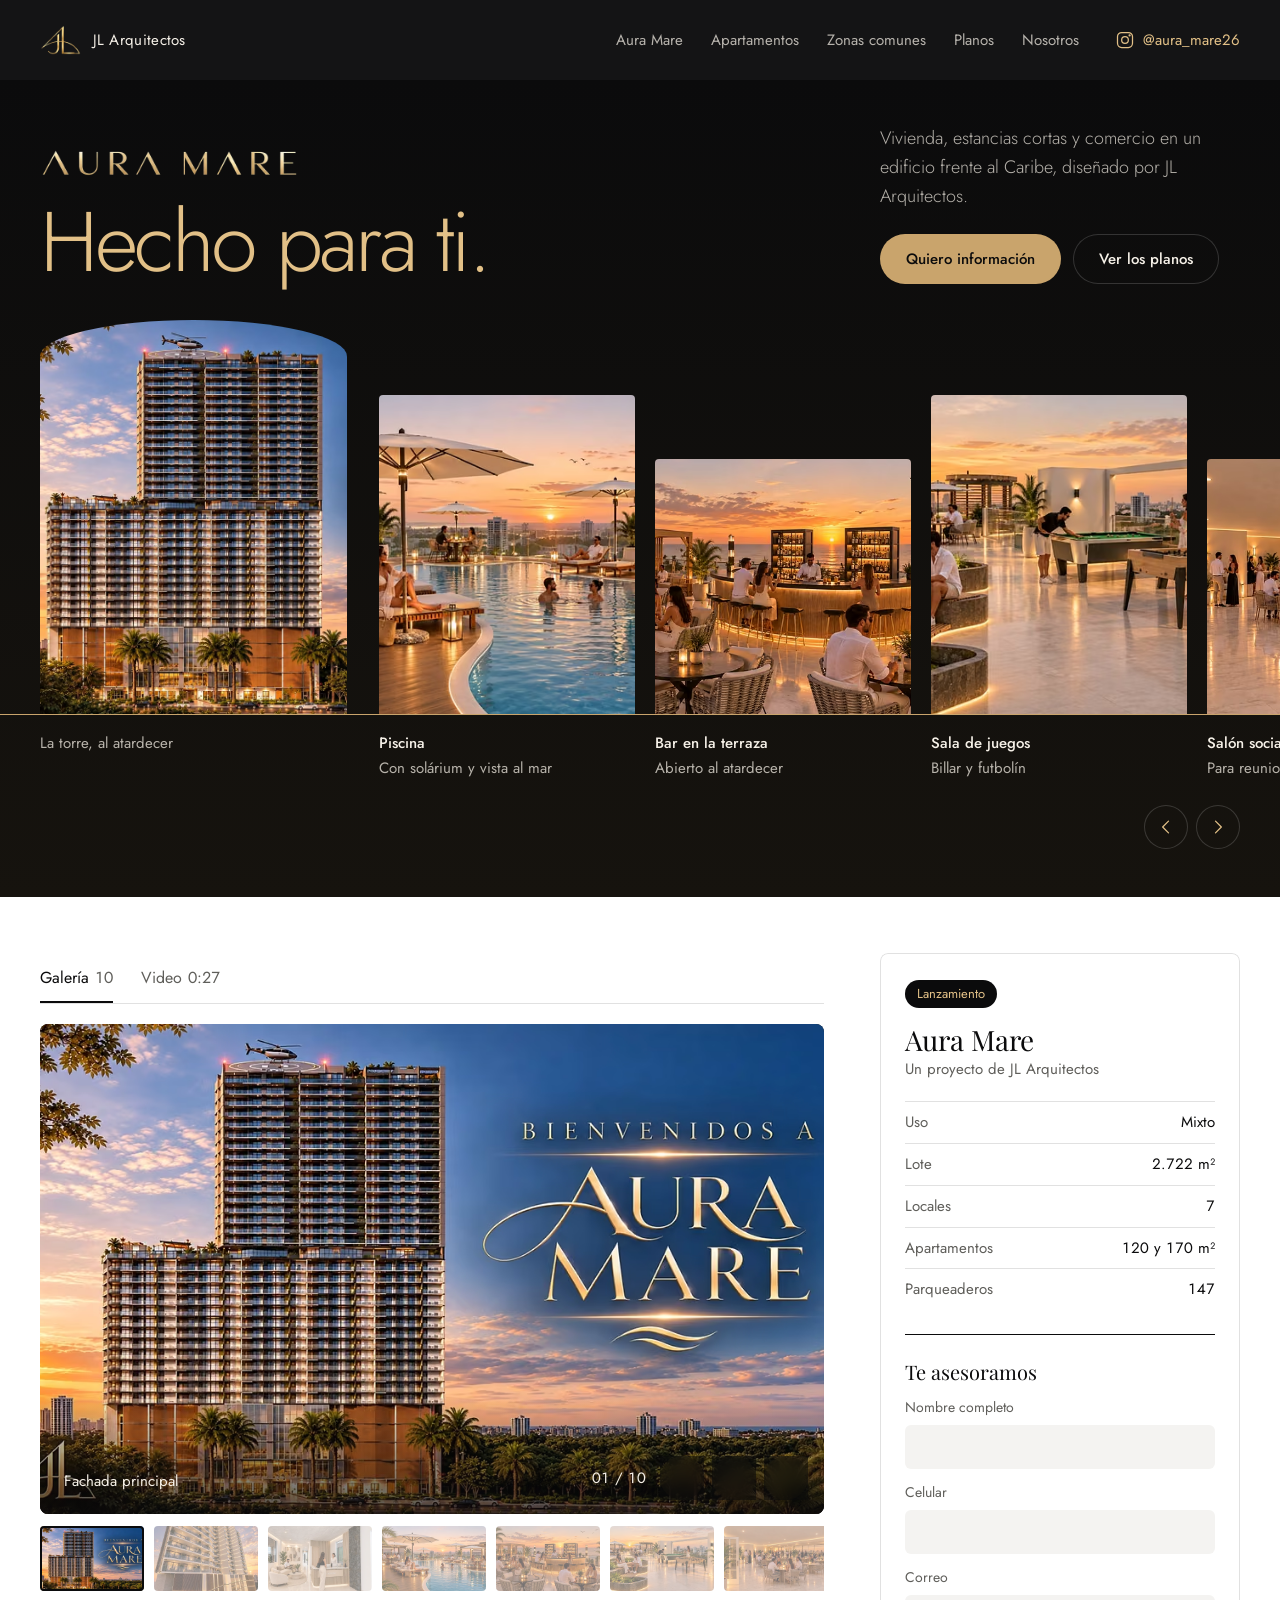
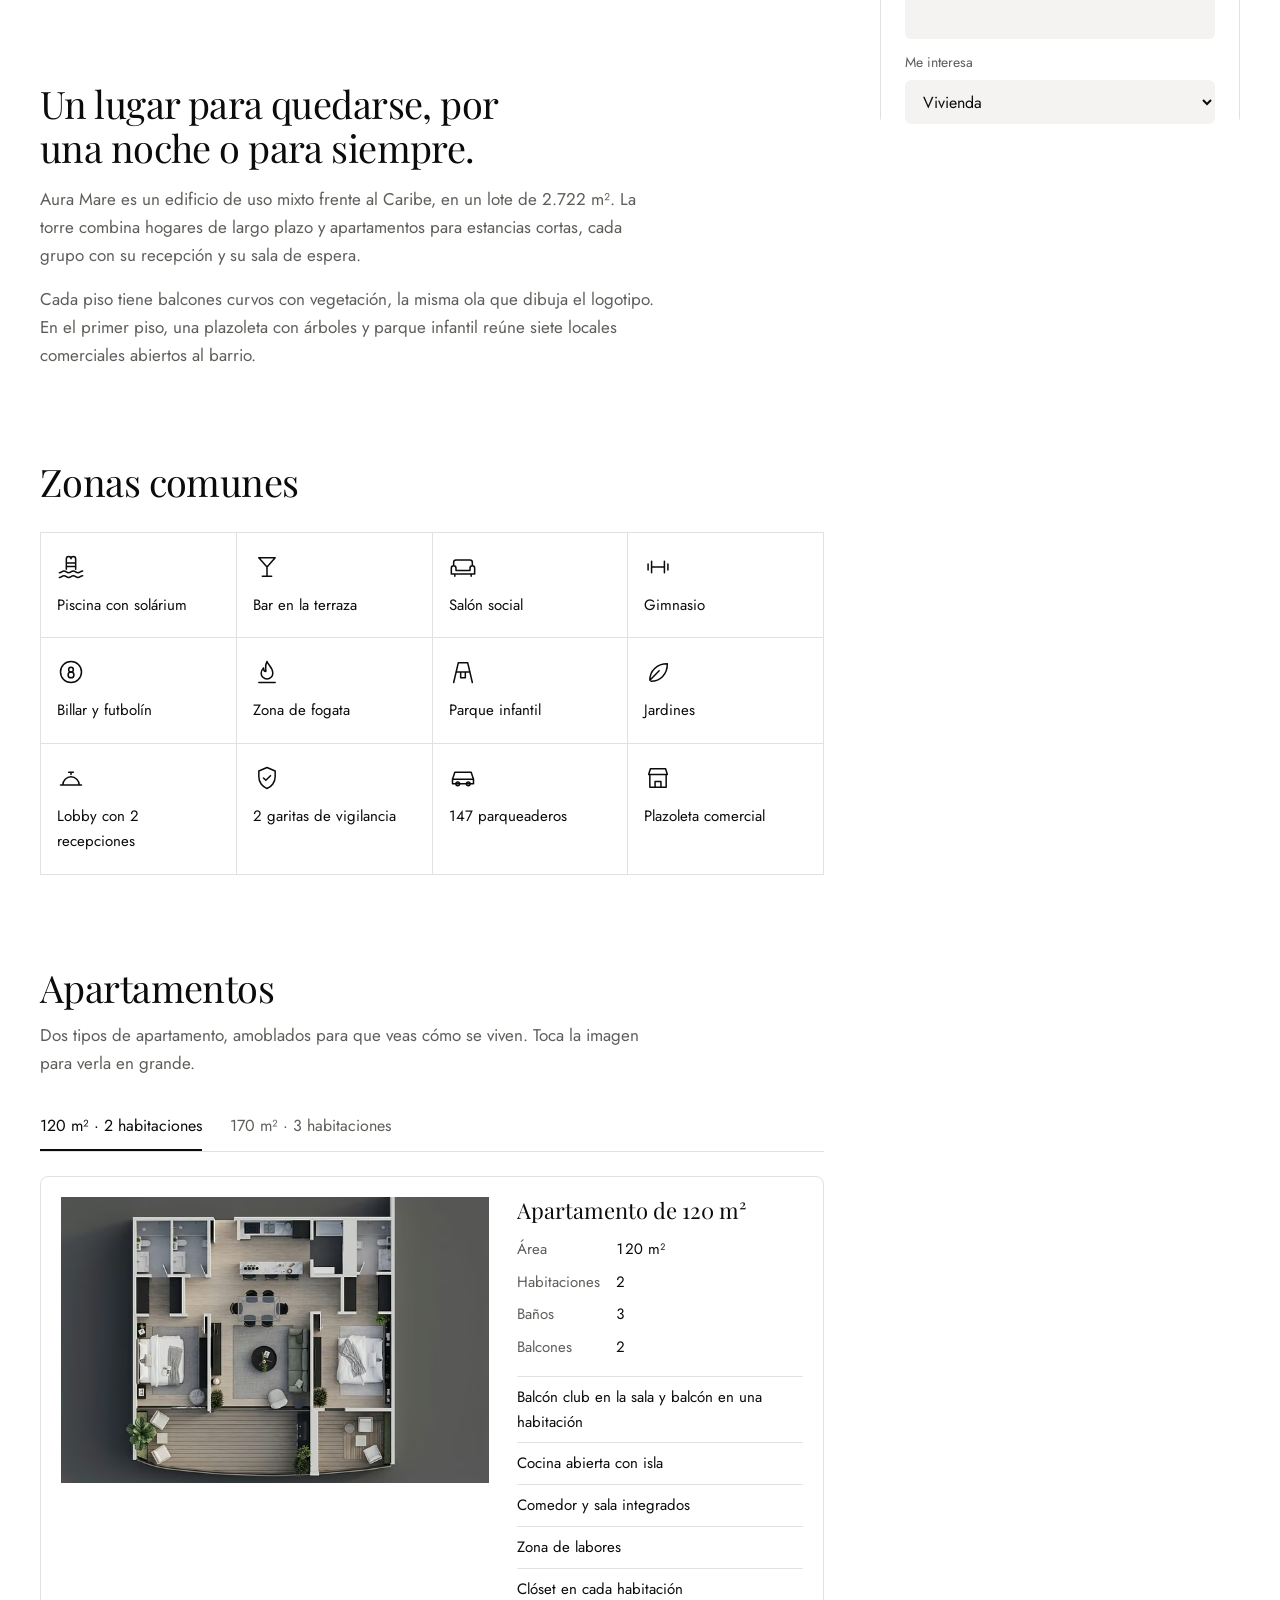
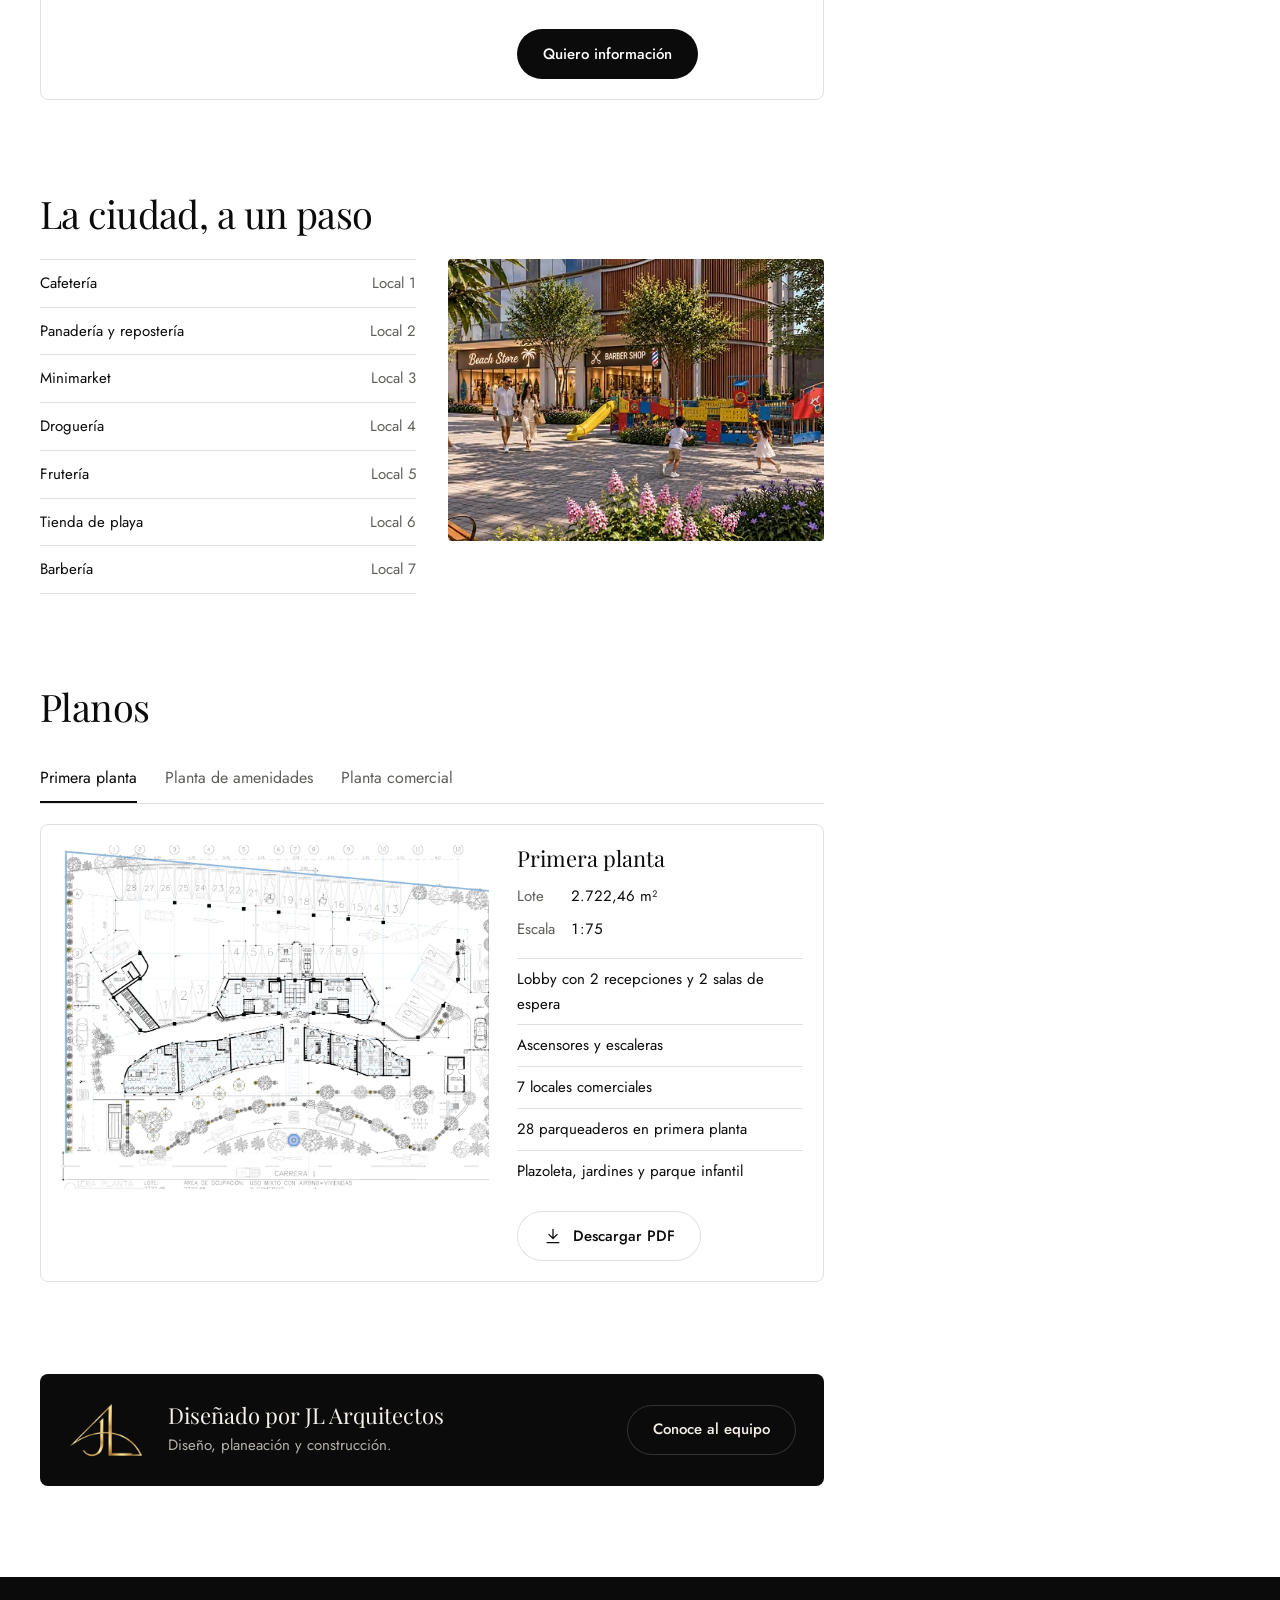
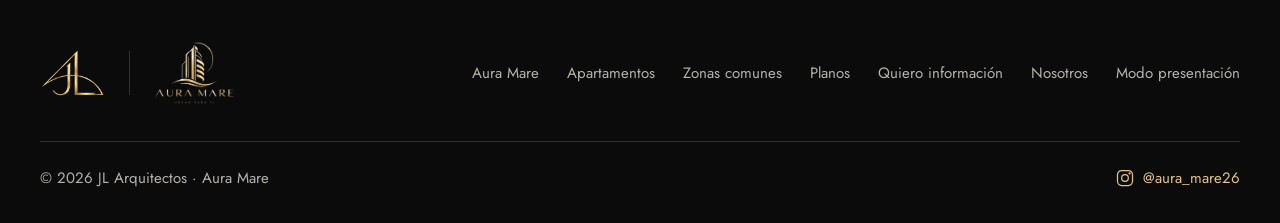
<file: index.html>
<!doctype html>
<html lang="es">
<head>
<meta charset="utf-8">
<meta name="viewport" content="width=device-width, initial-scale=1, viewport-fit=cover">
<meta name="theme-color" content="#0B0B0C">
<title>Aura Mare · Hecho para ti | JL Arquitectos</title>
<meta name="description" content="Aura Mare, de JL Arquitectos: edificio de uso mixto frente al Caribe con vivienda, estancias cortas y siete locales comerciales.">
<meta property="og:title" content="Aura Mare · JL Arquitectos">
<meta property="og:description" content="Aura Mare, de JL Arquitectos: edificio de uso mixto frente al Caribe con vivienda, estancias cortas y siete locales comerciales.">
<meta property="og:image" content="https://joshertmr.github.io/aura-mare/assets/img/marca/poster-key-visual.jpg">
<meta property="og:image:width" content="1024">
<meta property="og:image:height" content="1536">
<meta property="og:url" content="https://joshertmr.github.io/aura-mare/">
<meta property="og:type" content="website">
<link rel="icon" href="assets/img/marca/favicon.ico" sizes="any">
<link rel="icon" type="image/png" sizes="32x32" href="assets/img/marca/favicon-32.png">
<link rel="apple-touch-icon" href="assets/img/marca/favicon-180.png">
<link rel="preload" href="assets/fonts/jost-latin-300-normal.woff2" as="font" type="font/woff2" crossorigin>
<link rel="preload" href="assets/fonts/jost-latin-400-normal.woff2" as="font" type="font/woff2" crossorigin>
<link rel="stylesheet" href="css/tokens.css">
<link rel="stylesheet" href="css/styles.css">
<script>document.documentElement.classList.add('js')</script>
<script src="js/main.js" defer></script>
</head>
<body>

<svg width="0" height="0" style="position:absolute" aria-hidden="true">
  <symbol id="i-ig" viewBox="0 0 24 24"><rect x="3" y="3" width="18" height="18" rx="5"/><circle cx="12" cy="12" r="4"/><circle cx="17.5" cy="6.5" r=".6"/></symbol>
  <symbol id="i-arrow" viewBox="0 0 24 24"><path d="M5 12h14M13 6l6 6-6 6"/></symbol>
  <symbol id="i-left" viewBox="0 0 24 24"><path d="m15 5-7 7 7 7"/></symbol>
  <symbol id="i-right" viewBox="0 0 24 24"><path d="m9 5 7 7-7 7"/></symbol>
  <symbol id="i-menu" viewBox="0 0 24 24"><path d="M4 8h16M4 16h16"/></symbol>
  <symbol id="i-close" viewBox="0 0 24 24"><path d="M6 6l12 12M18 6 6 18"/></symbol>
  <symbol id="i-download" viewBox="0 0 24 24"><path d="M12 4v11M7 10l5 5 5-5M5 20h14"/></symbol>
  <symbol id="i-expand" viewBox="0 0 24 24"><path d="M4 9V4h5M20 9V4h-5M4 15v5h5M20 15v5h-5"/></symbol>
  <symbol id="i-zoom" viewBox="0 0 24 24"><circle cx="11" cy="11" r="6"/><path d="m20 20-4.5-4.5M11 8v6M8 11h6"/></symbol>
  <symbol id="i-pool" viewBox="0 0 24 24"><path d="M2 17c2 0 2-1.5 4-1.5S8 17 10 17s2-1.5 4-1.5 2 1.5 4 1.5 2-1.5 4-1.5M2 21c2 0 2-1.5 4-1.5S8 21 10 21s2-1.5 4-1.5 2 1.5 4 1.5 2-1.5 4-1.5M8 14V5a2 2 0 0 1 4 0M16 14V5a2 2 0 0 0-4 0M8 8.5h8M8 11.5h8"/></symbol>
  <symbol id="i-bar" viewBox="0 0 24 24"><path d="M5 4h14l-7 8zM12 12v8M8 20h8"/></symbol>
  <symbol id="i-sofa" viewBox="0 0 24 24"><path d="M4 11V8a2 2 0 0 1 2-2h12a2 2 0 0 1 2 2v3M2 13a2 2 0 0 1 4 0v2h12v-2a2 2 0 0 1 4 0v5H2zM5 18v2M19 18v2"/></symbol>
  <symbol id="i-gym" viewBox="0 0 24 24"><path d="M6.5 7v10M17.5 7v10M3.5 9.5v5M20.5 9.5v5M6.5 12h11"/></symbol>
  <symbol id="i-game" viewBox="0 0 24 24"><circle cx="12" cy="12" r="9"/><circle cx="12" cy="10" r="2"/><circle cx="12" cy="14.5" r="2.5"/></symbol>
  <symbol id="i-fire" viewBox="0 0 24 24"><path d="M12 3c1 3 5 5 5 10a5 5 0 0 1-10 0c0-2 1-3.5 2-4.5 0 2 1 3 2 3 0-3-1-5 1-8.5zM5 21h14"/></symbol>
  <symbol id="i-kids" viewBox="0 0 24 24"><path d="M4 21 8 4h8l4 17M6 12h12M10 12v5h4v-5"/></symbol>
  <symbol id="i-leaf" viewBox="0 0 24 24"><path d="M5 19c0-8 6-14 15-14 0 9-6 15-14 15M5 19l8-8"/></symbol>
  <symbol id="i-bell" viewBox="0 0 24 24"><path d="M3 18h18M5 18a7 7 0 0 1 14 0M12 9V7M10 7h4"/></symbol>
  <symbol id="i-shield" viewBox="0 0 24 24"><path d="M12 3 5 6v5c0 4.5 3 8.5 7 10 4-1.5 7-5.5 7-10V6zM9 12l2 2 4-4"/></symbol>
  <symbol id="i-car" viewBox="0 0 24 24"><path d="M3 17v-4l2-6h14l2 6v4zM3 13h18"/><circle cx="7.5" cy="17" r="1.6"/><circle cx="16.5" cy="17" r="1.6"/></symbol>
  <symbol id="i-store" viewBox="0 0 24 24"><path d="M4 9h16l-1.5-5h-13zM5 9v11h14V9M9.5 20v-5h5v5"/></symbol>
</svg>

<header class="head">
  <div class="wrap">
    <a class="firm" href="index.html"><img src="assets/img/marca/logo-jl-arquitectos-dorado-400.webp" alt="" width="400" height="296">JL Arquitectos</a>
    <nav class="nav" aria-label="Principal">
      <a href="#inicio">Aura Mare</a>
      <a href="#apartamentos">Apartamentos</a>
      <a href="#zonas">Zonas comunes</a>
      <a href="#plantas">Planos</a>
      <a href="nosotros.html">Nosotros</a>
    </nav>
    <a class="ig" href="https://www.instagram.com/aura_mare26" target="_blank" rel="noopener"><svg class="i" aria-hidden="true"><use href="#i-ig"/></svg>@aura_mare26</a>
    <button class="round menu-btn" aria-label="Abrir menú" aria-expanded="false" aria-controls="drawer"><svg class="i" aria-hidden="true"><use href="#i-menu"/></svg></button>
  </div>
</header>

<div class="drawer" id="drawer" aria-hidden="true">
  <div style="display:flex;justify-content:space-between;align-items:center">
    <span class="firm"><img src="assets/img/marca/logo-jl-arquitectos-dorado-400.webp" alt="" width="400" height="296" style="height:28px;width:auto">JL Arquitectos</span>
    <button class="round round-osc" data-close-drawer aria-label="Cerrar menú"><svg class="i" aria-hidden="true"><use href="#i-close"/></svg></button>
  </div>
  <nav aria-label="Menú">
    <a href="#inicio">Aura Mare</a>
    <a href="#apartamentos">Apartamentos</a>
    <a href="#zonas">Zonas comunes</a>
    <a href="#plantas">Planos</a>
    <a href="#asesoria">Quiero información</a>
    <a href="nosotros.html">Nosotros</a>
  </nav>
  <a class="ig" href="https://www.instagram.com/aura_mare26" target="_blank" rel="noopener"><svg class="i" aria-hidden="true"><use href="#i-ig"/></svg>@aura_mare26</a>
</div>

<main id="inicio">

  <section class="hero" aria-labelledby="hero-t">
    <div class="wrap hero-top">
      <div>
        <img class="project-logo" src="assets/img/marca/logo-aura-mare-nombre-dorado-640.webp" alt="Aura Mare" width="640" height="74">
        <h1 id="hero-t">Hecho para ti.</h1>
      </div>
      <div class="hero-side">
        <p>Vivienda, estancias cortas y comercio en un edificio frente al Caribe, diseñado por JL Arquitectos.</p>
        <div class="ctas">
          <a class="btn btn-oro" href="#asesoria">Quiero información</a>
          <a class="btn btn-linea-osc" href="#plantas">Ver los planos</a>
        </div>
      </div>
    </div>
    <div class="band">
      <div class="arch">
        <picture>
          <source type="image/avif" srcset="assets/img/renders/fachada-torre-atardecer-640.avif 640w, assets/img/renders/fachada-torre-atardecer-700.avif 700w" sizes="(max-width: 900px) 78vw, 320px">
          <source type="image/webp" srcset="assets/img/renders/fachada-torre-atardecer-640.webp 640w, assets/img/renders/fachada-torre-atardecer-700.webp 700w" sizes="(max-width: 900px) 78vw, 320px">
          <img src="assets/img/renders/fachada-torre-atardecer.jpg" alt="Torre Aura Mare al atardecer, rodeada de palmeras" width="700" height="901" loading="eager" fetchpriority="high" decoding="async">
        </picture>
      </div>
      <div class="strip" id="strip" role="region" tabindex="0" aria-label="Zonas comunes. Desliza para ver más">
        <figure class="card"><div class="ph">
          <picture>
            <source type="image/avif" srcset="assets/img/renders/piscina-atardecer-640.avif 640w, assets/img/renders/piscina-atardecer-1024.avif 1024w, assets/img/renders/piscina-atardecer-1600.avif 1600w" sizes="(max-width: 900px) 70vw, 280px">
            <source type="image/webp" srcset="assets/img/renders/piscina-atardecer-640.webp 640w, assets/img/renders/piscina-atardecer-1024.webp 1024w, assets/img/renders/piscina-atardecer-1600.webp 1600w" sizes="(max-width: 900px) 70vw, 280px">
            <img src="assets/img/renders/piscina-atardecer.jpg" alt="Piscina con solárium al atardecer" width="1600" height="900" loading="lazy" decoding="async">
          </picture>
        </div></figure>
        <figure class="card"><div class="ph">
          <picture>
            <source type="image/avif" srcset="assets/img/renders/bar-terraza-mar-640.avif 640w, assets/img/renders/bar-terraza-mar-1024.avif 1024w, assets/img/renders/bar-terraza-mar-1600.avif 1600w" sizes="(max-width: 900px) 70vw, 280px">
            <source type="image/webp" srcset="assets/img/renders/bar-terraza-mar-640.webp 640w, assets/img/renders/bar-terraza-mar-1024.webp 1024w, assets/img/renders/bar-terraza-mar-1600.webp 1600w" sizes="(max-width: 900px) 70vw, 280px">
            <img src="assets/img/renders/bar-terraza-mar.jpg" alt="Bar en la terraza con vista al mar" width="1600" height="900" loading="lazy" decoding="async">
          </picture>
        </div></figure>
        <figure class="card"><div class="ph">
          <picture>
            <source type="image/avif" srcset="assets/img/renders/terraza-juegos-640.avif 640w, assets/img/renders/terraza-juegos-1024.avif 1024w, assets/img/renders/terraza-juegos-1600.avif 1600w" sizes="(max-width: 900px) 70vw, 280px">
            <source type="image/webp" srcset="assets/img/renders/terraza-juegos-640.webp 640w, assets/img/renders/terraza-juegos-1024.webp 1024w, assets/img/renders/terraza-juegos-1600.webp 1600w" sizes="(max-width: 900px) 70vw, 280px">
            <img src="assets/img/renders/terraza-juegos.jpg" alt="Sala de juegos con billar y futbolín" width="1600" height="900" loading="lazy" decoding="async">
          </picture>
        </div></figure>
        <figure class="card"><div class="ph">
          <picture>
            <source type="image/avif" srcset="assets/img/renders/salon-social-640.avif 640w, assets/img/renders/salon-social-1024.avif 1024w, assets/img/renders/salon-social-1600.avif 1600w" sizes="(max-width: 900px) 70vw, 280px">
            <source type="image/webp" srcset="assets/img/renders/salon-social-640.webp 640w, assets/img/renders/salon-social-1024.webp 1024w, assets/img/renders/salon-social-1600.webp 1600w" sizes="(max-width: 900px) 70vw, 280px">
            <img src="assets/img/renders/salon-social.jpg" alt="Salón social con mesas y ventanales" width="1600" height="900" loading="lazy" decoding="async">
          </picture>
        </div></figure>
        <figure class="card"><div class="ph">
          <picture>
            <source type="image/avif" srcset="assets/img/renders/gimnasio-corredor-640.avif 640w, assets/img/renders/gimnasio-corredor-1024.avif 1024w, assets/img/renders/gimnasio-corredor-1600.avif 1600w" sizes="(max-width: 900px) 70vw, 280px">
            <source type="image/webp" srcset="assets/img/renders/gimnasio-corredor-640.webp 640w, assets/img/renders/gimnasio-corredor-1024.webp 1024w, assets/img/renders/gimnasio-corredor-1600.webp 1600w" sizes="(max-width: 900px) 70vw, 280px">
            <img src="assets/img/renders/gimnasio-corredor.jpg" alt="Corredor ajardinado hacia el gimnasio" width="1600" height="900" loading="lazy" decoding="async">
          </picture>
        </div></figure>
      </div>
      <span class="horizon" aria-hidden="true"></span>
    </div>
    <div class="caps" aria-hidden="true">
      <div class="lbl">La torre, al atardecer</div>
      <div class="capstrip" id="capstrip">
        <div><b>Piscina</b>Con solárium y vista al mar</div>
        <div><b>Bar en la terraza</b>Abierto al atardecer</div>
        <div><b>Sala de juegos</b>Billar y futbolín</div>
        <div><b>Salón social</b>Para reuniones y celebraciones</div>
        <div><b>Gimnasio</b>Junto a un corredor verde</div>
      </div>
    </div>
    <div class="wrap strip-nav">
      <button class="round round-osc" data-strip="-1" aria-label="Zona anterior"><svg class="i" aria-hidden="true"><use href="#i-left"/></svg></button>
      <button class="round round-osc" data-strip="1" aria-label="Zona siguiente"><svg class="i" aria-hidden="true"><use href="#i-right"/></svg></button>
    </div>
  </section>

  <div class="project">
    <div class="wrap">
      <div class="main">

        <!-- Visor de medios -->
        <section id="galeria" aria-label="Galería y video">
          <div class="mtabs" role="tablist" aria-label="Medios del proyecto">
            <button class="mtab" role="tab" id="mt-1" aria-controls="mp-1" aria-selected="true">Galería<span class="n">10</span></button>
            <button class="mtab" role="tab" id="mt-2" aria-controls="mp-2" aria-selected="false" tabindex="-1">Video<span class="n">0:27</span></button>
          </div>
          <div class="mpanel" role="tabpanel" id="mp-1" aria-labelledby="mt-1">
            <div class="viewer">
              <div class="track" id="track" role="region" tabindex="0" aria-label="Galería. Usa las flechas para navegar">
                <figure class="slide">
                  <picture>
                    <source type="image/avif" srcset="assets/img/renders/fachada-completa-bienvenida-640.avif 640w, assets/img/renders/fachada-completa-bienvenida-1024.avif 1024w, assets/img/renders/fachada-completa-bienvenida-1600.avif 1600w" sizes="(max-width: 1080px) 100vw, 800px">
                    <source type="image/webp" srcset="assets/img/renders/fachada-completa-bienvenida-640.webp 640w, assets/img/renders/fachada-completa-bienvenida-1024.webp 1024w, assets/img/renders/fachada-completa-bienvenida-1600.webp 1600w" sizes="(max-width: 1080px) 100vw, 800px">
                    <img src="assets/img/renders/fachada-completa-bienvenida.jpg" alt="Fachada de Aura Mare al atardecer" width="1600" height="901" loading="lazy" decoding="async" data-full="assets/img/renders/fachada-completa-bienvenida-1600.webp">
                  </picture>
                  <figcaption>Fachada principal</figcaption>
                </figure>
                <figure class="slide">
                  <picture>
                    <source type="image/avif" srcset="assets/img/renders/fachada-balcones-640.avif 640w, assets/img/renders/fachada-balcones-1024.avif 1024w" sizes="(max-width: 1080px) 100vw, 800px">
                    <source type="image/webp" srcset="assets/img/renders/fachada-balcones-640.webp 640w, assets/img/renders/fachada-balcones-1024.webp 1024w" sizes="(max-width: 1080px) 100vw, 800px">
                    <img src="assets/img/renders/fachada-balcones.jpg" alt="Fachada con balcones curvos iluminados" width="1024" height="724" loading="lazy" decoding="async" data-full="assets/img/renders/fachada-balcones-1024.webp">
                  </picture>
                  <figcaption>Balcones de la torre</figcaption>
                </figure>
                <figure class="slide">
                  <picture>
                    <source type="image/avif" srcset="assets/img/renders/lobby-recepcion-640.avif 640w, assets/img/renders/lobby-recepcion-1024.avif 1024w, assets/img/renders/lobby-recepcion-1536.avif 1536w" sizes="(max-width: 1080px) 100vw, 800px">
                    <source type="image/webp" srcset="assets/img/renders/lobby-recepcion-640.webp 640w, assets/img/renders/lobby-recepcion-1024.webp 1024w, assets/img/renders/lobby-recepcion-1536.webp 1536w" sizes="(max-width: 1080px) 100vw, 800px">
                    <img src="assets/img/renders/lobby-recepcion.jpg" alt="Lobby con recepción en madera y mármol" width="1536" height="1024" loading="lazy" decoding="async" data-full="assets/img/renders/lobby-recepcion-1536.webp">
                  </picture>
                  <figcaption>Lobby y recepción</figcaption>
                </figure>
                <figure class="slide">
                  <picture>
                    <source type="image/avif" srcset="assets/img/renders/piscina-atardecer-640.avif 640w, assets/img/renders/piscina-atardecer-1024.avif 1024w, assets/img/renders/piscina-atardecer-1600.avif 1600w" sizes="(max-width: 1080px) 100vw, 800px">
                    <source type="image/webp" srcset="assets/img/renders/piscina-atardecer-640.webp 640w, assets/img/renders/piscina-atardecer-1024.webp 1024w, assets/img/renders/piscina-atardecer-1600.webp 1600w" sizes="(max-width: 1080px) 100vw, 800px">
                    <img src="assets/img/renders/piscina-atardecer.jpg" alt="Piscina con solárium" width="1600" height="900" loading="lazy" decoding="async" data-full="assets/img/renders/piscina-atardecer-1600.webp">
                  </picture>
                  <figcaption>Piscina</figcaption>
                </figure>
                <figure class="slide">
                  <picture>
                    <source type="image/avif" srcset="assets/img/renders/bar-terraza-mar-640.avif 640w, assets/img/renders/bar-terraza-mar-1024.avif 1024w, assets/img/renders/bar-terraza-mar-1600.avif 1600w" sizes="(max-width: 1080px) 100vw, 800px">
                    <source type="image/webp" srcset="assets/img/renders/bar-terraza-mar-640.webp 640w, assets/img/renders/bar-terraza-mar-1024.webp 1024w, assets/img/renders/bar-terraza-mar-1600.webp 1600w" sizes="(max-width: 1080px) 100vw, 800px">
                    <img src="assets/img/renders/bar-terraza-mar.jpg" alt="Bar en la terraza" width="1600" height="900" loading="lazy" decoding="async" data-full="assets/img/renders/bar-terraza-mar-1600.webp">
                  </picture>
                  <figcaption>Bar en la terraza</figcaption>
                </figure>
                <figure class="slide">
                  <picture>
                    <source type="image/avif" srcset="assets/img/renders/terraza-juegos-640.avif 640w, assets/img/renders/terraza-juegos-1024.avif 1024w, assets/img/renders/terraza-juegos-1600.avif 1600w" sizes="(max-width: 1080px) 100vw, 800px">
                    <source type="image/webp" srcset="assets/img/renders/terraza-juegos-640.webp 640w, assets/img/renders/terraza-juegos-1024.webp 1024w, assets/img/renders/terraza-juegos-1600.webp 1600w" sizes="(max-width: 1080px) 100vw, 800px">
                    <img src="assets/img/renders/terraza-juegos.jpg" alt="Sala de juegos" width="1600" height="900" loading="lazy" decoding="async" data-full="assets/img/renders/terraza-juegos-1600.webp">
                  </picture>
                  <figcaption>Sala de juegos</figcaption>
                </figure>
                <figure class="slide">
                  <picture>
                    <source type="image/avif" srcset="assets/img/renders/salon-social-640.avif 640w, assets/img/renders/salon-social-1024.avif 1024w, assets/img/renders/salon-social-1600.avif 1600w" sizes="(max-width: 1080px) 100vw, 800px">
                    <source type="image/webp" srcset="assets/img/renders/salon-social-640.webp 640w, assets/img/renders/salon-social-1024.webp 1024w, assets/img/renders/salon-social-1600.webp 1600w" sizes="(max-width: 1080px) 100vw, 800px">
                    <img src="assets/img/renders/salon-social.jpg" alt="Salón social" width="1600" height="900" loading="lazy" decoding="async" data-full="assets/img/renders/salon-social-1600.webp">
                  </picture>
                  <figcaption>Salón social</figcaption>
                </figure>
                <figure class="slide">
                  <picture>
                    <source type="image/avif" srcset="assets/img/renders/gimnasio-corredor-640.avif 640w, assets/img/renders/gimnasio-corredor-1024.avif 1024w, assets/img/renders/gimnasio-corredor-1600.avif 1600w" sizes="(max-width: 1080px) 100vw, 800px">
                    <source type="image/webp" srcset="assets/img/renders/gimnasio-corredor-640.webp 640w, assets/img/renders/gimnasio-corredor-1024.webp 1024w, assets/img/renders/gimnasio-corredor-1600.webp 1600w" sizes="(max-width: 1080px) 100vw, 800px">
                    <img src="assets/img/renders/gimnasio-corredor.jpg" alt="Gimnasio" width="1600" height="900" loading="lazy" decoding="async" data-full="assets/img/renders/gimnasio-corredor-1600.webp">
                  </picture>
                  <figcaption>Gimnasio</figcaption>
                </figure>
                <figure class="slide">
                  <picture>
                    <source type="image/avif" srcset="assets/img/renders/plazoleta-comercial-640.avif 640w, assets/img/renders/plazoleta-comercial-1024.avif 1024w, assets/img/renders/plazoleta-comercial-1600.avif 1600w" sizes="(max-width: 1080px) 100vw, 800px">
                    <source type="image/webp" srcset="assets/img/renders/plazoleta-comercial-640.webp 640w, assets/img/renders/plazoleta-comercial-1024.webp 1024w, assets/img/renders/plazoleta-comercial-1600.webp 1600w" sizes="(max-width: 1080px) 100vw, 800px">
                    <img src="assets/img/renders/plazoleta-comercial.jpg" alt="Plazoleta comercial" width="1600" height="900" loading="lazy" decoding="async" data-full="assets/img/renders/plazoleta-comercial-1600.webp">
                  </picture>
                  <figcaption>Plazoleta comercial</figcaption>
                </figure>
                <figure class="slide">
                  <picture>
                    <source type="image/avif" srcset="assets/img/renders/cafe-nocturno-640.avif 640w, assets/img/renders/cafe-nocturno-1024.avif 1024w, assets/img/renders/cafe-nocturno-1600.avif 1600w" sizes="(max-width: 1080px) 100vw, 800px">
                    <source type="image/webp" srcset="assets/img/renders/cafe-nocturno-640.webp 640w, assets/img/renders/cafe-nocturno-1024.webp 1024w, assets/img/renders/cafe-nocturno-1600.webp 1600w" sizes="(max-width: 1080px) 100vw, 800px">
                    <img src="assets/img/renders/cafe-nocturno.jpg" alt="Café al aire libre de noche" width="1600" height="900" loading="lazy" decoding="async" data-full="assets/img/renders/cafe-nocturno-1600.webp">
                  </picture>
                  <figcaption>Cafetería</figcaption>
                </figure>
              </div>
              <div class="viewer-ui">
                <span class="counter" id="counter" aria-live="polite">01 / 10</span>
                <button class="round round-glass" data-prev aria-label="Imagen anterior"><svg class="i" aria-hidden="true"><use href="#i-left"/></svg></button>
                <button class="round round-glass" data-next aria-label="Imagen siguiente"><svg class="i" aria-hidden="true"><use href="#i-right"/></svg></button>
                <button class="round round-glass" data-open aria-label="Ver en pantalla completa"><svg class="i" aria-hidden="true"><use href="#i-expand"/></svg></button>
              </div>
            </div>
            <div class="thumbs" id="thumbs" role="group" aria-label="Miniaturas"></div>
          </div>
          <div class="mpanel" role="tabpanel" id="mp-2" aria-labelledby="mt-2" hidden>
            <div class="vframe" id="vframe">
              <img src="assets/video/aura-mare-recorrido-poster.webp" alt="" width="1024" height="576" loading="lazy" decoding="async">
              <button class="play" id="play" aria-label="Reproducir el video del proyecto, 27 segundos"><span><svg viewBox="0 0 24 24" aria-hidden="true"><path d="M7 4.5v15l12-7.5z"/></svg>Ver video</span></button>
            </div>
          </div>
        </section>

        <!-- Descripción -->
        <section class="desc" id="descripcion" aria-labelledby="de-t">
          <h2 class="h2" id="de-t">Un lugar para quedarse, por una noche o para siempre.</h2>
          <p>Aura Mare es un edificio de uso mixto frente al Caribe, en un lote de 2.722 m². La torre combina hogares de largo plazo y apartamentos para estancias cortas, cada grupo con su recepción y su sala de espera.</p>
          <p>Cada piso tiene balcones curvos con vegetación, la misma ola que dibuja el logotipo. En el primer piso, una plazoleta con árboles y parque infantil reúne siete locales comerciales abiertos al barrio.</p>
        </section>

        <!-- Zonas comunes -->
        <section class="zonas" id="zonas" aria-labelledby="zo-t">
          <h2 class="h2" id="zo-t">Zonas comunes</h2>
          <ul>
            <li><svg class="i" aria-hidden="true"><use href="#i-pool"/></svg>Piscina con solárium</li>
            <li><svg class="i" aria-hidden="true"><use href="#i-bar"/></svg>Bar en la terraza</li>
            <li><svg class="i" aria-hidden="true"><use href="#i-sofa"/></svg>Salón social</li>
            <li><svg class="i" aria-hidden="true"><use href="#i-gym"/></svg>Gimnasio</li>
            <li><svg class="i" aria-hidden="true"><use href="#i-game"/></svg>Billar y futbolín</li>
            <li><svg class="i" aria-hidden="true"><use href="#i-fire"/></svg>Zona de fogata</li>
            <li><svg class="i" aria-hidden="true"><use href="#i-kids"/></svg>Parque infantil</li>
            <li><svg class="i" aria-hidden="true"><use href="#i-leaf"/></svg>Jardines</li>
            <li><svg class="i" aria-hidden="true"><use href="#i-bell"/></svg>Lobby con 2 recepciones</li>
            <li><svg class="i" aria-hidden="true"><use href="#i-shield"/></svg>2 garitas de vigilancia</li>
            <li><svg class="i" aria-hidden="true"><use href="#i-car"/></svg>147 parqueaderos</li>
            <li><svg class="i" aria-hidden="true"><use href="#i-store"/></svg>Plazoleta comercial</li>
          </ul>
        </section>

        <!-- Apartamentos (patrón “tipologías” de Marval) -->
        <section class="apartamentos" id="apartamentos" aria-labelledby="ap-t">
          <h2 class="h2" id="ap-t">Apartamentos</h2>
          <p class="apto-intro">Dos tipos de apartamento, amoblados para que veas cómo se viven. Toca la imagen para verla en grande.</p>
          <div class="atabs" role="tablist" aria-label="Tipos de apartamento">
            <button class="atab" role="tab" id="at-1" aria-controls="ap-1" aria-selected="true">120 m² · 2 habitaciones</button>
            <button class="atab" role="tab" id="at-2" aria-controls="ap-2" aria-selected="false" tabindex="-1">170 m² · 3 habitaciones</button>
          </div>
          <div class="ppanel" role="tabpanel" id="ap-1" aria-labelledby="at-1">
            <button data-plan="assets/img/apartamentos/apto-120-ambientado-1264.webp" data-cap="Apartamento de 120 m² · planta ambientada" aria-label="Ver el apartamento de 120 m² en grande">
              <picture>
                <source type="image/avif" srcset="assets/img/apartamentos/apto-120-ambientado-640.avif 640w, assets/img/apartamentos/apto-120-ambientado-1024.avif 1024w, assets/img/apartamentos/apto-120-ambientado-1264.avif 1264w" sizes="(max-width: 900px) 100vw, 480px">
                <source type="image/webp" srcset="assets/img/apartamentos/apto-120-ambientado-640.webp 640w, assets/img/apartamentos/apto-120-ambientado-1024.webp 1024w, assets/img/apartamentos/apto-120-ambientado-1264.webp 1264w" sizes="(max-width: 900px) 100vw, 480px">
                <img src="assets/img/apartamentos/apto-120-ambientado.jpg" alt="Planta ambientada del apartamento de 120 m²: dos habitaciones, cocina con isla, comedor, sala y dos balcones" width="1264" height="842" loading="lazy" decoding="async">
              </picture>
            </button>
            <div>
              <h3 class="h3">Apartamento de 120 m²</h3>
              <dl><dt>Área</dt><dd>120 m²</dd><dt>Habitaciones</dt><dd>2</dd><dt>Baños</dt><dd>3</dd><dt>Balcones</dt><dd>2</dd></dl>
              <ul><li>Balcón club en la sala y balcón en una habitación</li><li>Cocina abierta con isla</li><li>Comedor y sala integrados</li><li>Zona de labores</li><li>Clóset en cada habitación</li></ul>
              <a class="btn btn-negro" href="#asesoria">Quiero información</a>
            </div>
          </div>
          <div class="ppanel" role="tabpanel" id="ap-2" aria-labelledby="at-2" hidden>
            <button data-plan="assets/img/apartamentos/apto-170-ambientado-1312.webp" data-cap="Apartamento de 170 m² · planta ambientada" aria-label="Ver el apartamento de 170 m² en grande">
              <picture>
                <source type="image/avif" srcset="assets/img/apartamentos/apto-170-ambientado-640.avif 640w, assets/img/apartamentos/apto-170-ambientado-1024.avif 1024w, assets/img/apartamentos/apto-170-ambientado-1312.avif 1312w" sizes="(max-width: 900px) 100vw, 480px">
                <source type="image/webp" srcset="assets/img/apartamentos/apto-170-ambientado-640.webp 640w, assets/img/apartamentos/apto-170-ambientado-1024.webp 1024w, assets/img/apartamentos/apto-170-ambientado-1312.webp 1312w" sizes="(max-width: 900px) 100vw, 480px">
                <img src="assets/img/apartamentos/apto-170-ambientado.jpg" alt="Planta ambientada del apartamento de 170 m²: tres habitaciones, dos vestieres, salón comedor, cocina, zona de ropas y balcón club" width="1312" height="1199" loading="lazy" decoding="async">
              </picture>
            </button>
            <div>
              <h3 class="h3">Apartamento de 170 m²</h3>
              <dl><dt>Área</dt><dd>170 m²</dd><dt>Habitaciones</dt><dd>3</dd><dt>Baños</dt><dd>3 y baño social</dd><dt>Balcón club</dt><dd>12,45 × 2,40 m</dd></dl>
              <ul><li>Salón comedor de 4,80 × 5,54 m</li><li>Habitación principal y habitación 2 con vestier y baño</li><li>Cocina de 3,00 × 2,70 m</li><li>Zona de ropas</li></ul>
              <a class="btn btn-negro" href="#asesoria">Quiero información</a>
            </div>
          </div>
        </section>

        <!-- Comercio -->
        <section class="comercio" id="comercio" aria-labelledby="co-t">
          <h2 class="h2" id="co-t">La ciudad, a un paso</h2>
          <div class="grid">
            <ul class="locales" aria-label="Locales del primer piso">
              <li><span>Cafetería</span><span>Local 1</span></li>
              <li><span>Panadería y repostería</span><span>Local 2</span></li>
              <li><span>Minimarket</span><span>Local 3</span></li>
              <li><span>Droguería</span><span>Local 4</span></li>
              <li><span>Frutería</span><span>Local 5</span></li>
              <li><span>Tienda de playa</span><span>Local 6</span></li>
              <li><span>Barbería</span><span>Local 7</span></li>
            </ul>
            <div class="ph">
              <picture>
                <source type="image/avif" srcset="assets/img/renders/plazoleta-comercial-640.avif 640w, assets/img/renders/plazoleta-comercial-1024.avif 1024w, assets/img/renders/plazoleta-comercial-1600.avif 1600w" sizes="(max-width: 900px) 100vw, 390px">
                <source type="image/webp" srcset="assets/img/renders/plazoleta-comercial-640.webp 640w, assets/img/renders/plazoleta-comercial-1024.webp 1024w, assets/img/renders/plazoleta-comercial-1600.webp 1600w" sizes="(max-width: 900px) 100vw, 390px">
                <img src="assets/img/renders/plazoleta-comercial.jpg" alt="Plazoleta comercial con locales y parque infantil" width="1600" height="900" loading="lazy" decoding="async">
              </picture>
            </div>
          </div>
        </section>

        <!-- Plantas -->
        <section class="plantas" id="plantas" aria-labelledby="pl-t">
          <h2 class="h2" id="pl-t">Planos</h2>
          <div class="ptabs" role="tablist" aria-label="Plantas del proyecto">
            <button class="ptab" role="tab" id="pt-1" aria-controls="pp-1" aria-selected="true">Primera planta</button>
            <button class="ptab" role="tab" id="pt-2" aria-controls="pp-2" aria-selected="false" tabindex="-1">Planta de amenidades</button>
            <button class="ptab" role="tab" id="pt-3" aria-controls="pp-3" aria-selected="false" tabindex="-1">Planta comercial</button>
          </div>
          <div class="ppanel" role="tabpanel" id="pp-1" aria-labelledby="pt-1">
            <button data-plan="assets/img/planos/plano-primera-planta-dibujo-2400.webp" data-cap="Primera planta · escala 1:75" aria-label="Ver la primera planta en grande"><img src="assets/img/planos/plano-primera-planta-dibujo-1200.webp" alt="Plano de la primera planta: locales, lobby, parqueaderos y plazoleta" width="1200" height="963" loading="lazy" decoding="async"></button>
            <div>
              <h3 class="h3">Primera planta</h3>
              <dl><dt>Lote</dt><dd>2.722,46 m²</dd><dt>Escala</dt><dd>1:75</dd></dl>
              <ul><li>Lobby con 2 recepciones y 2 salas de espera</li><li>Ascensores y escaleras</li><li>7 locales comerciales</li><li>28 parqueaderos en primera planta</li><li>Plazoleta, jardines y parque infantil</li></ul>
              <a class="btn btn-linea" href="assets/img/planos/plano-primera-planta.pdf" download><svg class="i" aria-hidden="true"><use href="#i-download"/></svg>Descargar PDF</a>
            </div>
          </div>
          <div class="ppanel" role="tabpanel" id="pp-2" aria-labelledby="pt-2" hidden>
            <button data-plan="assets/img/planos/plano-planta-amenidades-dibujo-2400.webp" data-cap="Planta de amenidades · escala 1:75" aria-label="Ver la planta de amenidades en grande"><img src="assets/img/planos/plano-planta-amenidades-dibujo-1200.webp" alt="Plano de la planta de amenidades" width="1200" height="652" loading="lazy" decoding="async"></button>
            <div>
              <h3 class="h3">Planta de amenidades</h3>
              <dl><dt>Frente</dt><dd>57,48 m</dd><dt>Escala</dt><dd>1:75</dd></dl>
              <ul><li>Piscina con solárium</li><li>Zona de fogata</li><li>Billar y futbolín</li><li>Gimnasio</li><li>Salón social y terraza</li><li>Baños de hombres y mujeres</li></ul>
              <a class="btn btn-linea" href="assets/img/planos/plano-planta-amenidades.pdf" download><svg class="i" aria-hidden="true"><use href="#i-download"/></svg>Descargar PDF</a>
            </div>
          </div>
          <div class="ppanel" role="tabpanel" id="pp-3" aria-labelledby="pt-3" hidden>
            <button data-plan="assets/img/planos/plano-planta-comercio-dibujo-2400.webp" data-cap="Planta comercial · escala 1:75" aria-label="Ver la planta comercial en grande"><img src="assets/img/planos/plano-planta-comercio-dibujo-1200.webp" alt="Plano de la planta comercial con siete locales" width="1200" height="867" loading="lazy" decoding="async"></button>
            <div>
              <h3 class="h3">Planta comercial</h3>
              <dl><dt>Frente</dt><dd>42,99 m</dd><dt>Locales</dt><dd>7</dd><dt>Escala</dt><dd>1:75</dd></dl>
              <ul><li>Cafetería y panadería</li><li>Minimarket y droguería</li><li>Frutería y tienda de playa</li><li>Barbería</li></ul>
              <a class="btn btn-linea" href="assets/img/planos/plano-planta-comercio.pdf" download><svg class="i" aria-hidden="true"><use href="#i-download"/></svg>Descargar PDF</a>
            </div>
          </div>
        </section>

        <!-- Firma del estudio -->
        <section aria-label="Diseñado por JL Arquitectos">
          <div class="estudio">
            <img src="assets/img/marca/logo-jl-arquitectos-dorado-400.webp" alt="JL Arquitectos" width="400" height="296" loading="lazy" decoding="async">
            <div><h2 class="h3">Diseñado por JL Arquitectos</h2><p>Diseño, planeación y construcción.</p></div>
            <a class="btn btn-linea-osc" href="nosotros.html">Conoce al equipo</a>
          </div>
        </section>
      </div>

      <!-- Columna lateral fija -->
      <aside class="aside" id="asesoria" aria-label="Ficha del proyecto y contacto">
        <div class="sheet">
          <span class="status">Lanzamiento</span>
          <h2 class="h3">Aura Mare</h2>
          <p class="by">Un proyecto de JL Arquitectos</p>
          <dl class="ficha">
            <dt>Uso</dt><dd>Mixto</dd>
            <dt>Lote</dt><dd>2.722 m²</dd>
            <dt>Locales</dt><dd>7</dd>
            <dt>Apartamentos</dt><dd>120 y 170 m²</dd>
            <dt>Parqueaderos</dt><dd>147</dd>
          </dl>
          <form id="form" novalidate>
            <h3 class="h3">Te asesoramos</h3>
            <div class="field"><label for="f-nombre">Nombre completo</label><input id="f-nombre" name="nombre" autocomplete="name" required></div>
            <div class="field"><label for="f-celular">Celular</label><input id="f-celular" name="celular" type="tel" inputmode="tel" autocomplete="tel" required></div>
            <div class="field"><label for="f-correo">Correo</label><input id="f-correo" name="correo" type="email" autocomplete="email" autocapitalize="none" required></div>
            <div class="field"><label for="f-interes">Me interesa</label><select id="f-interes" name="interes"><option>Vivienda</option><option>Estancia corta</option><option>Local comercial</option></select></div>
            <label class="check"><input type="checkbox" id="f-acepto" name="acepto" required>Acepto que me contacten por correo o teléfono.</label>
            <button class="btn btn-negro" type="submit">Quiero información</button>
            <p class="form-note" id="form-note" role="status"></p>
          </form>
          <a class="ig" href="https://www.instagram.com/aura_mare26" target="_blank" rel="noopener"><svg class="i" aria-hidden="true"><use href="#i-ig"/></svg>Síguenos en @aura_mare26</a>
        </div>
      </aside>
    </div>
  </div>

  <div class="mbar" id="mbar"><a class="btn btn-negro" href="#asesoria">Quiero información</a><a class="round round-claro" href="https://www.instagram.com/aura_mare26" target="_blank" rel="noopener" aria-label="Instagram de Aura Mare"><svg class="i" aria-hidden="true"><use href="#i-ig"/></svg></a></div>
</main>

<footer class="foot">
  <div class="wrap">
    <div class="foot-top">
      <div class="sign">
        <img src="assets/img/marca/logo-jl-arquitectos-dorado-400.webp" alt="JL Arquitectos" width="400" height="296" loading="lazy" decoding="async" style="height:48px;width:auto">
        <span aria-hidden="true"></span>
        <img src="assets/img/marca/logo-aura-mare-completo-dorado-800.webp" alt="Aura Mare" width="800" height="630" loading="lazy" decoding="async" style="height:64px;width:auto">
      </div>
      <nav class="foot-nav" aria-label="Pie de página">
        <a href="#inicio">Aura Mare</a>
        <a href="#apartamentos">Apartamentos</a>
        <a href="#zonas">Zonas comunes</a>
        <a href="#plantas">Planos</a>
        <a href="#asesoria">Quiero información</a>
        <a href="nosotros.html">Nosotros</a>
        <a href="presentacion.html">Modo presentación</a>
      </nav>
    </div>
    <div class="foot-bottom">
      <span>© 2026 JL Arquitectos · Aura Mare</span>
      <a class="ig" href="https://www.instagram.com/aura_mare26" target="_blank" rel="noopener"><svg class="i" aria-hidden="true"><use href="#i-ig"/></svg>@aura_mare26</a>
    </div>
  </div>
</footer>

<div class="lightbox" id="lightbox" role="dialog" aria-modal="true" aria-label="Imagen ampliada">
  <div class="lb-top"><span id="lb-cap"></span><div style="display:flex;gap:8px"><button class="round round-osc" id="lb-zoom" aria-label="Acercar" hidden><svg class="i" aria-hidden="true"><use href="#i-zoom"/></svg></button><button class="round round-osc" id="lb-close" aria-label="Cerrar"><svg class="i" aria-hidden="true"><use href="#i-close"/></svg></button></div></div>
  <div class="lb-stage" id="lb-stage"><img id="lb-img" alt=""></div>
  <div class="lb-bottom"><button class="round round-osc" id="lb-prev" aria-label="Anterior"><svg class="i" aria-hidden="true"><use href="#i-left"/></svg></button><span class="counter" id="lb-count"></span><button class="round round-osc" id="lb-next" aria-label="Siguiente"><svg class="i" aria-hidden="true"><use href="#i-right"/></svg></button></div>
</div>
</body>
</html>
</file>
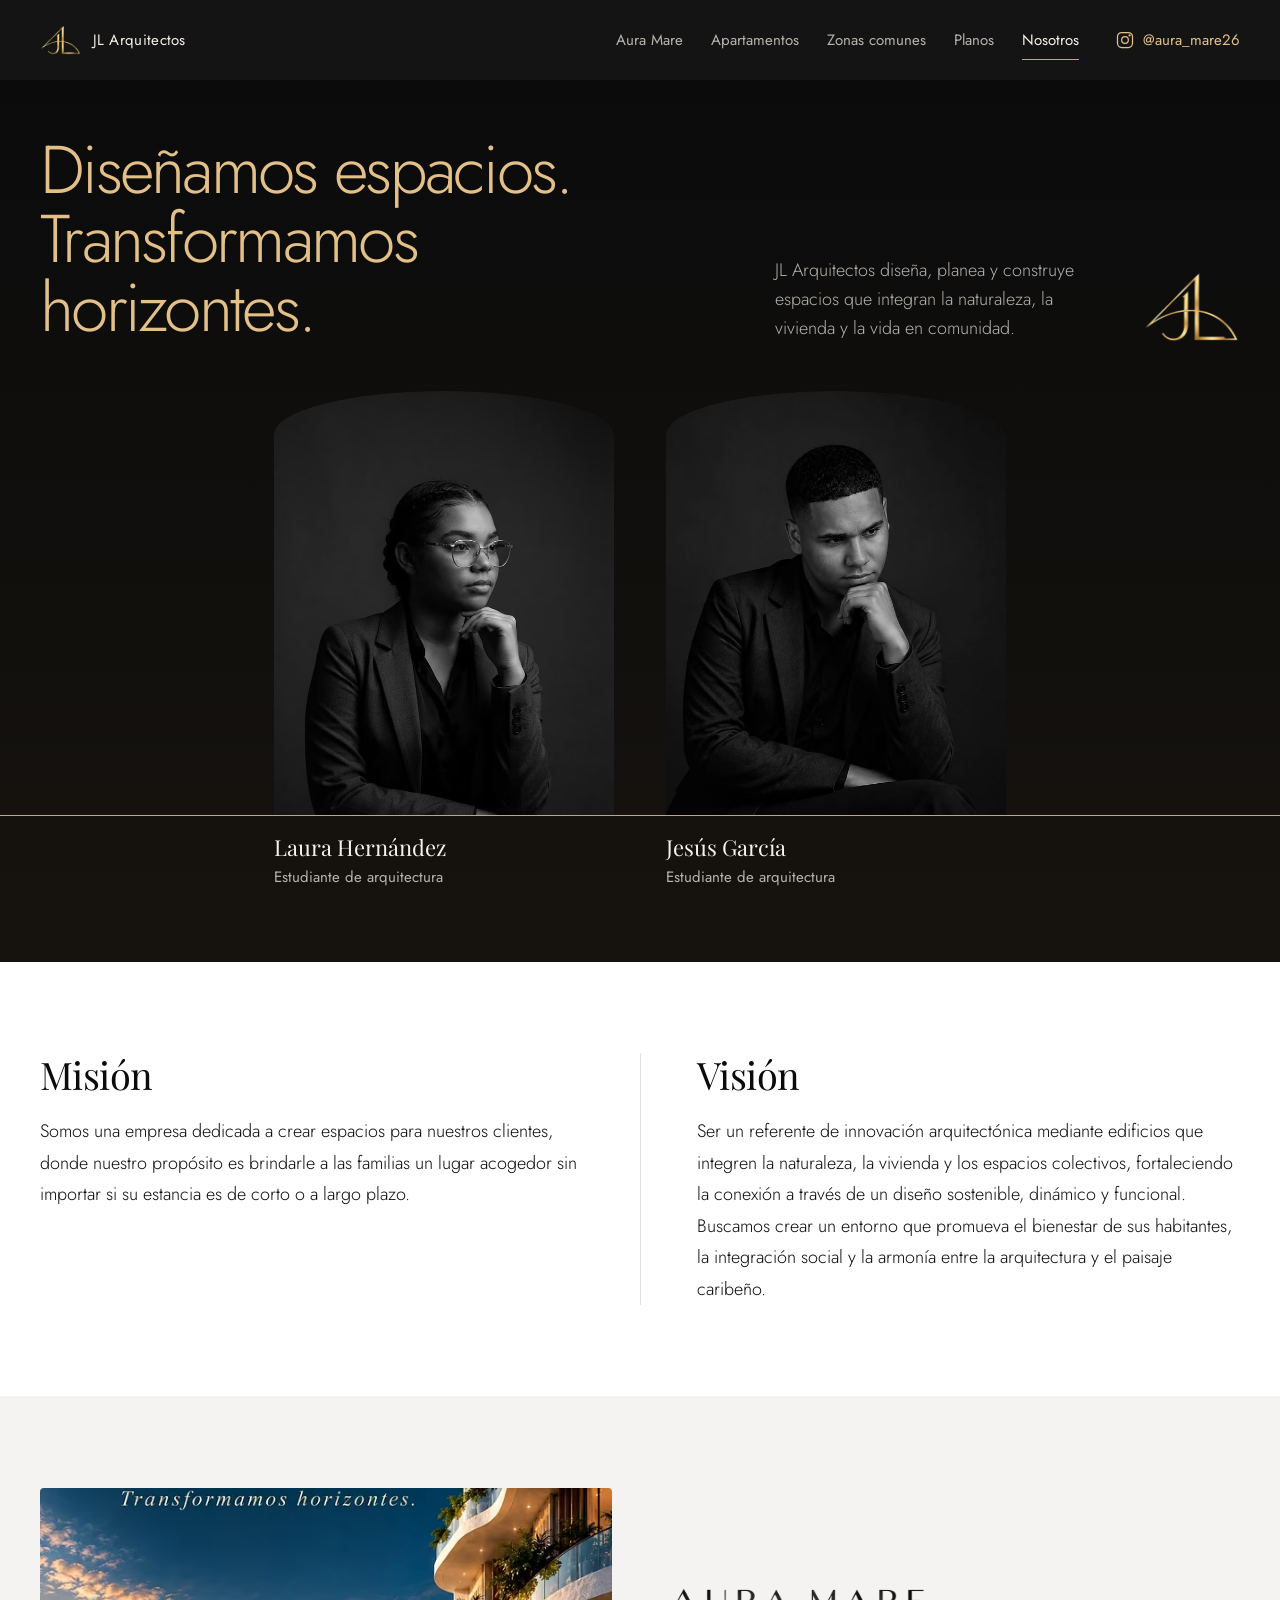
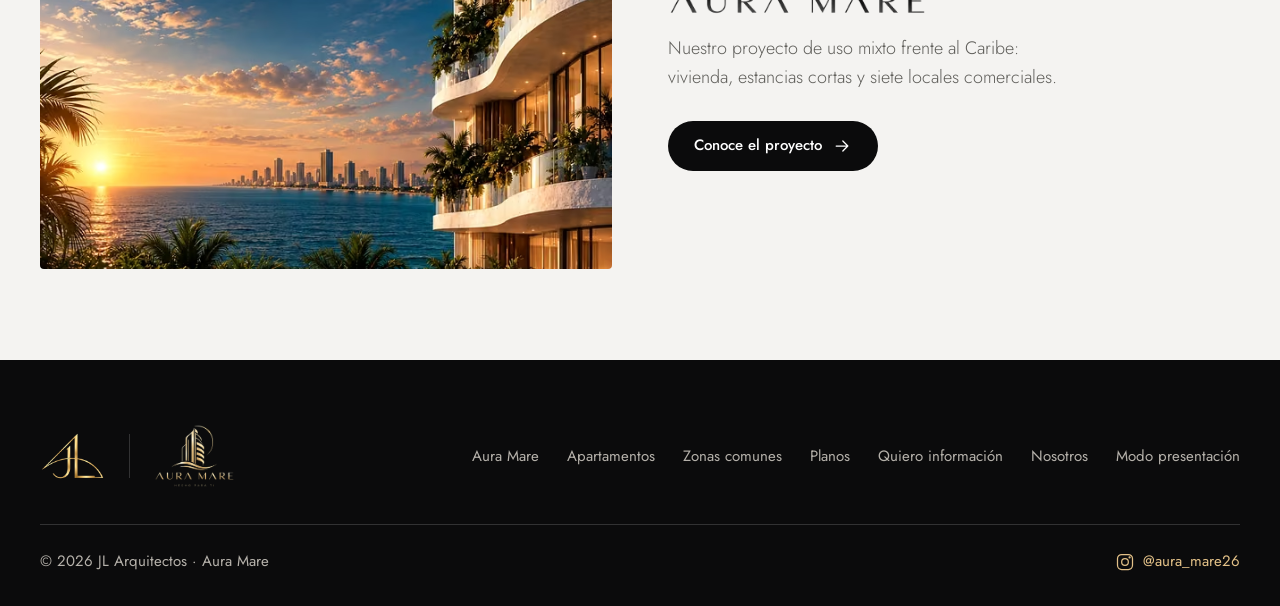
<file: nosotros.html>
<!doctype html>
<html lang="es">
<head>
<meta charset="utf-8">
<meta name="viewport" content="width=device-width, initial-scale=1, viewport-fit=cover">
<meta name="theme-color" content="#0B0B0C">
<title>Nosotros | JL Arquitectos</title>
<meta name="description" content="JL Arquitectos: diseñamos espacios, transformamos horizontes. Conoce al equipo, la misión y la visión.">
<meta property="og:title" content="Aura Mare · JL Arquitectos">
<meta property="og:description" content="JL Arquitectos: diseñamos espacios, transformamos horizontes. Conoce al equipo, la misión y la visión.">
<meta property="og:image" content="https://joshertmr.github.io/aura-mare/assets/img/marca/poster-key-visual.jpg">
<meta property="og:image:width" content="1024">
<meta property="og:image:height" content="1536">
<meta property="og:url" content="https://joshertmr.github.io/aura-mare/nosotros.html">
<meta property="og:type" content="website">
<link rel="icon" href="assets/img/marca/favicon.ico" sizes="any">
<link rel="icon" type="image/png" sizes="32x32" href="assets/img/marca/favicon-32.png">
<link rel="apple-touch-icon" href="assets/img/marca/favicon-180.png">
<link rel="preload" href="assets/fonts/jost-latin-300-normal.woff2" as="font" type="font/woff2" crossorigin>
<link rel="preload" href="assets/fonts/jost-latin-400-normal.woff2" as="font" type="font/woff2" crossorigin>
<link rel="stylesheet" href="css/tokens.css">
<link rel="stylesheet" href="css/styles.css">
<script>document.documentElement.classList.add('js')</script>
<script src="js/main.js" defer></script>
</head>
<body>

<svg width="0" height="0" style="position:absolute" aria-hidden="true">
  <symbol id="i-ig" viewBox="0 0 24 24"><rect x="3" y="3" width="18" height="18" rx="5"/><circle cx="12" cy="12" r="4"/><circle cx="17.5" cy="6.5" r=".6"/></symbol>
  <symbol id="i-arrow" viewBox="0 0 24 24"><path d="M5 12h14M13 6l6 6-6 6"/></symbol>
  <symbol id="i-left" viewBox="0 0 24 24"><path d="m15 5-7 7 7 7"/></symbol>
  <symbol id="i-right" viewBox="0 0 24 24"><path d="m9 5 7 7-7 7"/></symbol>
  <symbol id="i-menu" viewBox="0 0 24 24"><path d="M4 8h16M4 16h16"/></symbol>
  <symbol id="i-close" viewBox="0 0 24 24"><path d="M6 6l12 12M18 6 6 18"/></symbol>
</svg>

<header class="head">
  <div class="wrap">
    <a class="firm" href="index.html"><img src="assets/img/marca/logo-jl-arquitectos-dorado-400.webp" alt="" width="400" height="296">JL Arquitectos</a>
    <nav class="nav" aria-label="Principal">
      <a href="index.html">Aura Mare</a>
      <a href="index.html#apartamentos">Apartamentos</a>
      <a href="index.html#zonas">Zonas comunes</a>
      <a href="index.html#plantas">Planos</a>
      <a href="nosotros.html" aria-current="page">Nosotros</a>
    </nav>
    <a class="ig" href="https://www.instagram.com/aura_mare26" target="_blank" rel="noopener"><svg class="i" aria-hidden="true"><use href="#i-ig"/></svg>@aura_mare26</a>
    <button class="round menu-btn" aria-label="Abrir menú" aria-expanded="false" aria-controls="drawer"><svg class="i" aria-hidden="true"><use href="#i-menu"/></svg></button>
  </div>
</header>

<div class="drawer" id="drawer" aria-hidden="true">
  <div style="display:flex;justify-content:space-between;align-items:center">
    <span class="firm"><img src="assets/img/marca/logo-jl-arquitectos-dorado-400.webp" alt="" width="400" height="296" style="height:28px;width:auto">JL Arquitectos</span>
    <button class="round round-osc" data-close-drawer aria-label="Cerrar menú"><svg class="i" aria-hidden="true"><use href="#i-close"/></svg></button>
  </div>
  <nav aria-label="Menú">
    <a href="index.html">Aura Mare</a>
    <a href="index.html#apartamentos">Apartamentos</a>
    <a href="index.html#zonas">Zonas comunes</a>
    <a href="index.html#plantas">Planos</a>
    <a href="index.html#asesoria">Quiero información</a>
    <a href="nosotros.html" aria-current="page">Nosotros</a>
  </nav>
  <a class="ig" href="https://www.instagram.com/aura_mare26" target="_blank" rel="noopener"><svg class="i" aria-hidden="true"><use href="#i-ig"/></svg>@aura_mare26</a>
</div>

<main>
  <section class="about" aria-labelledby="ab-t">
    <div class="wrap about-top">
      <h1 id="ab-t">Diseñamos espacios. Transformamos horizontes.</h1>
      <div class="side">
        <p>JL Arquitectos diseña, planea y construye espacios que integran la naturaleza, la vivienda y la vida en comunidad.</p>
        <img src="assets/img/marca/logo-jl-arquitectos-dorado-400.webp" alt="JL Arquitectos" width="400" height="296">
      </div>
    </div>
    <div class="team">
      <figure><div class="ph">
        <picture>
          <source type="image/avif" srcset="assets/img/equipo/arquitecta-retrato-640.avif 640w, assets/img/equipo/arquitecta-retrato-768.avif 768w" sizes="(max-width: 560px) 50vw, 340px">
          <source type="image/webp" srcset="assets/img/equipo/arquitecta-retrato-640.webp 640w, assets/img/equipo/arquitecta-retrato-768.webp 768w" sizes="(max-width: 560px) 50vw, 340px">
          <img src="assets/img/equipo/arquitecta-retrato.jpg" alt="Retrato de Laura Hernández" width="768" height="1364" loading="lazy" decoding="async">
        </picture>
      </div></figure>
      <figure><div class="ph">
        <picture>
          <source type="image/avif" srcset="assets/img/equipo/arquitecto-retrato-640.avif 640w, assets/img/equipo/arquitecto-retrato-1024.avif 1024w" sizes="(max-width: 560px) 50vw, 340px">
          <source type="image/webp" srcset="assets/img/equipo/arquitecto-retrato-640.webp 640w, assets/img/equipo/arquitecto-retrato-1024.webp 1024w" sizes="(max-width: 560px) 50vw, 340px">
          <img src="assets/img/equipo/arquitecto-retrato.jpg" alt="Retrato de Jesús García" width="1024" height="1536" loading="lazy" decoding="async">
        </picture>
      </div></figure>
      <span class="horizon" aria-hidden="true"></span>
    </div>
    <div class="team-caps">
      <div><h2>Laura Hernández</h2><p>Estudiante de arquitectura</p></div>
      <div><h2>Jesús García</h2><p>Estudiante de arquitectura</p></div>
    </div>
  </section>

  <section class="mv" aria-label="Misión y visión">
    <div class="wrap">
      <article>
        <h2 class="h2">Misión</h2>
        <p>Somos una empresa dedicada a crear espacios para nuestros clientes, donde nuestro propósito es brindarle a las familias un lugar acogedor sin importar si su estancia es de corto o a largo plazo.</p>
      </article>
      <article>
        <h2 class="h2">Visión</h2>
        <p>Ser un referente de innovación arquitectónica mediante edificios que integren la naturaleza, la vivienda y los espacios colectivos, fortaleciendo la conexión a través de un diseño sostenible, dinámico y funcional. Buscamos crear un entorno que promueva el bienestar de sus habitantes, la integración social y la armonía entre la arquitectura y el paisaje caribeño.</p>
      </article>
    </div>
  </section>

  <section class="back" aria-labelledby="bk-t">
    <div class="wrap">
      <div class="ph">
        <picture>
          <source type="image/avif" srcset="assets/img/marca/poster-key-visual-640.avif 640w, assets/img/marca/poster-key-visual-1024.avif 1024w" sizes="(max-width: 900px) 100vw, 580px">
          <source type="image/webp" srcset="assets/img/marca/poster-key-visual-640.webp 640w, assets/img/marca/poster-key-visual-1024.webp 1024w" sizes="(max-width: 900px) 100vw, 580px">
          <img src="assets/img/marca/poster-key-visual.jpg" alt="Torre de balcones curvos frente al mar al atardecer" width="1024" height="1536" loading="lazy" decoding="async">
        </picture>
      </div>
      <div>
        <h2 class="sr-only" id="bk-t">Aura Mare</h2>
        <img class="logo" src="assets/img/marca/logo-aura-mare-nombre-negro-640.webp" alt="Aura Mare" width="640" height="74" loading="lazy" decoding="async">
        <p>Nuestro proyecto de uso mixto frente al Caribe: vivienda, estancias cortas y siete locales comerciales.</p>
        <a class="btn btn-negro" href="index.html">Conoce el proyecto <svg class="i" aria-hidden="true"><use href="#i-arrow"/></svg></a>
      </div>
    </div>
  </section>
</main>

<footer class="foot">
  <div class="wrap">
    <div class="foot-top">
      <div class="sign">
        <img src="assets/img/marca/logo-jl-arquitectos-dorado-400.webp" alt="JL Arquitectos" width="400" height="296" loading="lazy" decoding="async" style="height:48px;width:auto">
        <span aria-hidden="true"></span>
        <img src="assets/img/marca/logo-aura-mare-completo-dorado-800.webp" alt="Aura Mare" width="800" height="630" loading="lazy" decoding="async" style="height:64px;width:auto">
      </div>
      <nav class="foot-nav" aria-label="Pie de página">
        <a href="index.html">Aura Mare</a>
        <a href="index.html#apartamentos">Apartamentos</a>
        <a href="index.html#zonas">Zonas comunes</a>
        <a href="index.html#plantas">Planos</a>
        <a href="index.html#asesoria">Quiero información</a>
        <a href="nosotros.html" aria-current="page">Nosotros</a>
        <a href="presentacion.html">Modo presentación</a>
      </nav>
    </div>
    <div class="foot-bottom">
      <span>© 2026 JL Arquitectos · Aura Mare</span>
      <a class="ig" href="https://www.instagram.com/aura_mare26" target="_blank" rel="noopener"><svg class="i" aria-hidden="true"><use href="#i-ig"/></svg>@aura_mare26</a>
    </div>
  </div>
</footer>
</body>
</html>
</file>
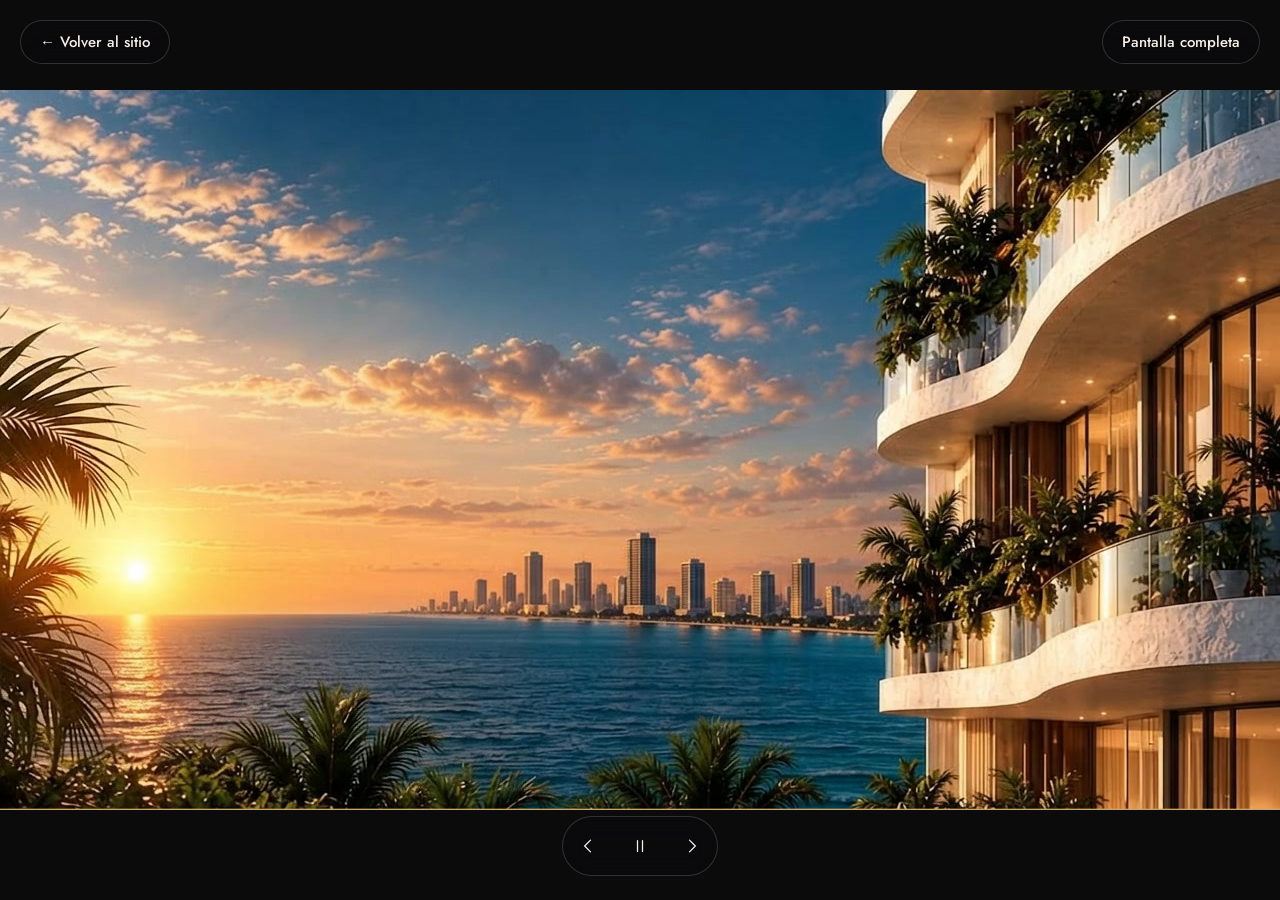
<file: presentacion.html>
<!doctype html>
<html lang="es">
<head>
<meta charset="utf-8">
<meta name="viewport" content="width=device-width, initial-scale=1, viewport-fit=cover">
<meta name="theme-color" content="#0B0B0C">
<meta name="robots" content="noindex">
<title>Presentación | Aura Mare</title>
<link rel="icon" href="assets/img/marca/favicon.ico" sizes="any">
<link rel="icon" type="image/png" sizes="32x32" href="assets/img/marca/favicon-32.png">
<link rel="stylesheet" href="css/tokens.css">
<link rel="stylesheet" href="css/presentacion.css">
<script src="js/presentacion.js" defer></script>
</head>
<body>

<svg width="0" height="0" style="position:absolute" aria-hidden="true">
  <symbol id="i-ig" viewBox="0 0 24 24"><rect x="3" y="3" width="18" height="18" rx="5"/><circle cx="12" cy="12" r="4"/><circle cx="17.5" cy="6.5" r=".6"/></symbol>
  <symbol id="i-prev" viewBox="0 0 24 24"><path d="m15 5-7 7 7 7"/></symbol>
  <symbol id="i-next" viewBox="0 0 24 24"><path d="m9 5 7 7-7 7"/></symbol>
  <symbol id="i-pause" viewBox="0 0 24 24"><path d="M9 5.5v13M15 5.5v13"/></symbol>
  <symbol id="i-play" viewBox="0 0 24 24"><path d="M8 5.5v13l10.5-6.5z"/></symbol>
  <symbol id="i-pool" viewBox="0 0 24 24"><path d="M2 17c2 0 2-1.5 4-1.5S8 17 10 17s2-1.5 4-1.5 2 1.5 4 1.5 2-1.5 4-1.5M2 21c2 0 2-1.5 4-1.5S8 21 10 21s2-1.5 4-1.5 2 1.5 4 1.5 2-1.5 4-1.5M8 14V5a2 2 0 0 1 4 0M16 14V5a2 2 0 0 0-4 0M8 8.5h8M8 11.5h8"/></symbol>
  <symbol id="i-bar" viewBox="0 0 24 24"><path d="M5 4h14l-7 8zM12 12v8M8 20h8"/></symbol>
  <symbol id="i-sofa" viewBox="0 0 24 24"><path d="M4 11V8a2 2 0 0 1 2-2h12a2 2 0 0 1 2 2v3M2 13a2 2 0 0 1 4 0v2h12v-2a2 2 0 0 1 4 0v5H2zM5 18v2M19 18v2"/></symbol>
  <symbol id="i-gym" viewBox="0 0 24 24"><path d="M6.5 7v10M17.5 7v10M3.5 9.5v5M20.5 9.5v5M6.5 12h11"/></symbol>
  <symbol id="i-game" viewBox="0 0 24 24"><circle cx="12" cy="12" r="9"/><circle cx="12" cy="10" r="2"/><circle cx="12" cy="14.5" r="2.5"/></symbol>
  <symbol id="i-fire" viewBox="0 0 24 24"><path d="M12 3c1 3 5 5 5 10a5 5 0 0 1-10 0c0-2 1-3.5 2-4.5 0 2 1 3 2 3 0-3-1-5 1-8.5zM5 21h14"/></symbol>
  <symbol id="i-kids" viewBox="0 0 24 24"><path d="M4 21 8 4h8l4 17M6 12h12M10 12v5h4v-5"/></symbol>
  <symbol id="i-leaf" viewBox="0 0 24 24"><path d="M5 19c0-8 6-14 15-14 0 9-6 15-14 15M5 19l8-8"/></symbol>
  <symbol id="i-bell" viewBox="0 0 24 24"><path d="M3 18h18M5 18a7 7 0 0 1 14 0M12 9V7M10 7h4"/></symbol>
  <symbol id="i-shield" viewBox="0 0 24 24"><path d="M12 3 5 6v5c0 4.5 3 8.5 7 10 4-1.5 7-5.5 7-10V6zM9 12l2 2 4-4"/></symbol>
  <symbol id="i-car" viewBox="0 0 24 24"><path d="M3 17v-4l2-6h14l2 6v4zM3 13h18"/><circle cx="7.5" cy="17" r="1.6"/><circle cx="16.5" cy="17" r="1.6"/></symbol>
  <symbol id="i-store" viewBox="0 0 24 24"><path d="M4 9h16l-1.5-5h-13zM5 9v11h14V9M9.5 20v-5h5v5"/></symbol>
</svg>

<!-- El escenario envuelve lienzo, controles y botones: en el modo girado es lo que rota -->
<div class="escenario" id="escenario">
<main class="canvas" id="canvas" aria-label="Presentación de Aura Mare">

  <!-- 1 · Video de apertura (generado con Gemini a partir de la pieza principal) -->
  <section class="s s-video is-active" aria-roledescription="slide" aria-label="1 de 14: Vista al mar">
    <video class="video-apertura" muted playsinline preload="auto" poster="assets/video/aura-mare-vista-mar-poster.jpg" aria-label="Vista al mar desde los balcones de Aura Mare al atardecer">
      <source src="assets/video/aura-mare-vista-mar.mp4" type="video/mp4">
    </video>
    <div class="video-velo" aria-hidden="true"></div>
    <picture>
      <source type="image/webp" srcset="assets/img/marca/logo-aura-mare-completo-dorado-800.webp">
      <img class="video-logo" src="assets/img/marca/logo-aura-mare-completo-dorado-800.png" alt="" width="800" height="630">
    </picture>
  </section>

  <!-- 2 · Portada -->
  <section class="s s-portada" aria-roledescription="slide" aria-label="2 de 14: Portada" aria-hidden="true" inert>
    <div class="portada-centro">
      <picture>
        <source type="image/webp" srcset="assets/img/marca/logo-aura-mare-completo-dorado-800.webp">
        <img class="portada-logo" src="assets/img/marca/logo-aura-mare-completo-dorado-800.png" alt="Aura Mare" width="800" height="630">
      </picture>
      <h1 class="t-slide">Hecho para ti.</h1>
    </div>
    <div class="firma">
      <picture>
        <source type="image/webp" srcset="assets/img/marca/logo-jl-arquitectos-dorado-400.webp">
        <img src="assets/img/marca/logo-jl-arquitectos-dorado-400.png" alt="" width="400" height="296">
      </picture>
      <span>JL Arquitectos</span>
    </div>
  </section>

  <!-- 3 · El proyecto -->
  <section class="s s-proyecto" aria-roledescription="slide" aria-label="3 de 14: El proyecto" aria-hidden="true" inert>
    <div class="arco">
      <picture>
        <source type="image/webp" srcset="assets/img/renders/fachada-torre-atardecer-700.webp">
        <img src="assets/img/renders/fachada-torre-atardecer.jpg" alt="Torre Aura Mare al atardecer, rodeada de palmeras" width="700" height="901">
      </picture>
    </div>
    <span class="horizonte" aria-hidden="true"></span>
    <p class="arco-pie">La torre, al atardecer</p>
    <div class="proyecto-texto">
      <h2 class="t-foto">Un lugar para quedarse, por una noche o para siempre.</h2>
      <p class="t-texto">Aura Mare es un edificio de uso mixto frente al Caribe, en un lote de 2.722 m². La torre combina hogares de largo plazo y apartamentos para estancias cortas, cada grupo con su recepción y su sala de espera.</p>
    </div>
  </section>

  <!-- 4 · Balcones -->
  <section class="s s-foto" data-foto="balcones" aria-roledescription="slide" aria-label="4 de 14: Balcones" aria-hidden="true" inert>
    <div class="foto">
      <picture>
        <source type="image/webp" data-srcset="assets/img/renders/fachada-balcones-1024.webp">
        <img data-src="assets/img/renders/fachada-balcones.jpg" alt="Fachada con balcones curvos iluminados" width="1024" height="724">
      </picture>
    </div>
    <div class="foto-pie">
      <h2 class="t-foto">Balcones que miran al mar</h2>
      <p class="t-dato">Cada piso tiene balcones curvos con vegetación.</p>
    </div>
  </section>

  <!-- 5 · Lobby -->
  <section class="s s-foto" data-foto="lobby" aria-roledescription="slide" aria-label="5 de 14: Lobby" aria-hidden="true" inert>
    <div class="foto">
      <picture>
        <source type="image/webp" data-srcset="assets/img/renders/lobby-recepcion-1536.webp">
        <img data-src="assets/img/renders/lobby-recepcion.jpg" alt="Lobby con recepción en madera y mármol" width="1536" height="1024">
      </picture>
    </div>
    <div class="foto-pie">
      <h2 class="t-foto">Lobby con doble recepción</h2>
      <p class="t-dato">Cada grupo con su recepción y su sala de espera.</p>
    </div>
  </section>

  <!-- 6 · Zonas comunes -->
  <section class="s s-zonas" aria-roledescription="slide" aria-label="6 de 14: Zonas comunes" aria-hidden="true" inert>
    <h2 class="t-slide">Zonas comunes</h2>
    <ul class="zonas">
      <li><svg class="i" aria-hidden="true"><use href="#i-pool"/></svg>Piscina con solárium</li>
      <li><svg class="i" aria-hidden="true"><use href="#i-bar"/></svg>Bar en la terraza</li>
      <li><svg class="i" aria-hidden="true"><use href="#i-sofa"/></svg>Salón social</li>
      <li><svg class="i" aria-hidden="true"><use href="#i-gym"/></svg>Gimnasio</li>
      <li><svg class="i" aria-hidden="true"><use href="#i-game"/></svg>Billar y futbolín</li>
      <li><svg class="i" aria-hidden="true"><use href="#i-fire"/></svg>Zona de fogata</li>
      <li><svg class="i" aria-hidden="true"><use href="#i-kids"/></svg>Parque infantil</li>
      <li><svg class="i" aria-hidden="true"><use href="#i-leaf"/></svg>Jardines</li>
      <li><svg class="i" aria-hidden="true"><use href="#i-bell"/></svg>Lobby con 2 recepciones</li>
      <li><svg class="i" aria-hidden="true"><use href="#i-shield"/></svg>2 garitas de vigilancia</li>
      <li><svg class="i" aria-hidden="true"><use href="#i-car"/></svg>147 parqueaderos</li>
      <li><svg class="i" aria-hidden="true"><use href="#i-store"/></svg>Plazoleta comercial</li>
    </ul>
  </section>

  <!-- 7 · Piscina -->
  <section class="s s-foto" data-foto="piscina" aria-roledescription="slide" aria-label="7 de 14: Piscina" aria-hidden="true" inert>
    <div class="foto">
      <picture>
        <source type="image/webp" data-srcset="assets/img/renders/piscina-atardecer-1600.webp">
        <img data-src="assets/img/renders/piscina-atardecer.jpg" alt="Piscina con solárium al atardecer" width="1600" height="900">
      </picture>
    </div>
    <div class="foto-pie">
      <h2 class="t-foto">Piscina</h2>
      <p class="t-dato">Con solárium y vista al mar</p>
    </div>
  </section>

  <!-- 8 · Bar en la terraza -->
  <section class="s s-foto" data-foto="bar" aria-roledescription="slide" aria-label="8 de 14: Bar en la terraza" aria-hidden="true" inert>
    <div class="foto">
      <picture>
        <source type="image/webp" data-srcset="assets/img/renders/bar-terraza-mar-1600.webp">
        <img data-src="assets/img/renders/bar-terraza-mar.jpg" alt="Bar en la terraza con vista al mar" width="1600" height="900">
      </picture>
    </div>
    <div class="foto-pie">
      <h2 class="t-foto">Bar en la terraza</h2>
      <p class="t-dato">Abierto al atardecer</p>
    </div>
  </section>

  <!-- 9 · Sala de juegos -->
  <section class="s s-foto" data-foto="juegos" aria-roledescription="slide" aria-label="9 de 14: Sala de juegos" aria-hidden="true" inert>
    <div class="foto">
      <picture>
        <source type="image/webp" data-srcset="assets/img/renders/terraza-juegos-1600.webp">
        <img data-src="assets/img/renders/terraza-juegos.jpg" alt="Sala de juegos con billar y futbolín" width="1600" height="900">
      </picture>
    </div>
    <div class="foto-pie">
      <h2 class="t-foto">Sala de juegos</h2>
      <p class="t-dato">Billar y futbolín</p>
    </div>
  </section>

  <!-- 10 · Salón social -->
  <section class="s s-foto" data-foto="salon" aria-roledescription="slide" aria-label="10 de 14: Salón social" aria-hidden="true" inert>
    <div class="foto">
      <picture>
        <source type="image/webp" data-srcset="assets/img/renders/salon-social-1600.webp">
        <img data-src="assets/img/renders/salon-social.jpg" alt="Salón social con mesas y ventanales" width="1600" height="900">
      </picture>
    </div>
    <div class="foto-pie">
      <h2 class="t-foto">Salón social</h2>
      <p class="t-dato">Para reuniones y celebraciones</p>
    </div>
  </section>

  <!-- 11 · Gimnasio -->
  <section class="s s-foto" data-foto="gimnasio" aria-roledescription="slide" aria-label="11 de 14: Gimnasio" aria-hidden="true" inert>
    <div class="foto">
      <picture>
        <source type="image/webp" data-srcset="assets/img/renders/gimnasio-corredor-1600.webp">
        <img data-src="assets/img/renders/gimnasio-corredor.jpg" alt="Corredor ajardinado hacia el gimnasio" width="1600" height="900">
      </picture>
    </div>
    <div class="foto-pie">
      <h2 class="t-foto">Gimnasio</h2>
      <p class="t-dato">Junto a un corredor verde</p>
    </div>
  </section>

  <!-- 12 · La ciudad, a un paso -->
  <section class="s s-ciudad" aria-roledescription="slide" aria-label="12 de 14: La ciudad, a un paso" aria-hidden="true" inert>
    <div class="ciudad-foto">
      <picture>
        <source type="image/webp" data-srcset="assets/img/renders/plazoleta-comercial-1600.webp">
        <img data-src="assets/img/renders/plazoleta-comercial.jpg" alt="Plazoleta comercial con locales y parque infantil" width="1600" height="900">
      </picture>
    </div>
    <div class="ciudad-texto">
      <h2 class="t-slide">La ciudad, a un paso</h2>
      <ul class="locales" aria-label="Locales del primer piso">
        <li><span>Cafetería</span><span>Local 1</span></li>
        <li><span>Panadería y repostería</span><span>Local 2</span></li>
        <li><span>Minimarket</span><span>Local 3</span></li>
        <li><span>Droguería</span><span>Local 4</span></li>
        <li><span>Frutería</span><span>Local 5</span></li>
        <li><span>Tienda de playa</span><span>Local 6</span></li>
        <li><span>Barbería</span><span>Local 7</span></li>
      </ul>
    </div>
  </section>

  <!-- 13 · Cafetería -->
  <section class="s s-foto" data-foto="cafe" aria-roledescription="slide" aria-label="13 de 14: Cafetería" aria-hidden="true" inert>
    <div class="foto">
      <picture>
        <source type="image/webp" data-srcset="assets/img/renders/cafe-nocturno-1600.webp">
        <img data-src="assets/img/renders/cafe-nocturno.jpg" alt="Café al aire libre de noche" width="1600" height="900">
      </picture>
    </div>
    <div class="foto-pie">
      <h2 class="t-foto">Cafetería</h2>
      <p class="t-dato">Local 1 · Plazoleta comercial</p>
    </div>
  </section>

  <!-- 14 · Cierre -->
  <section class="s s-cierre" aria-roledescription="slide" aria-label="14 de 14: Cierre" aria-hidden="true" inert>
    <div class="cierre-ficha">
      <h2 class="cierre-logo">
        <picture>
          <source type="image/webp" data-srcset="assets/img/marca/logo-aura-mare-nombre-dorado-640.webp">
          <img data-src="assets/img/marca/logo-aura-mare-nombre-dorado-640.png" alt="Aura Mare" width="640" height="74">
        </picture>
      </h2>
      <dl class="ficha">
        <dt>Uso</dt><dd>Mixto</dd>
        <dt>Lote</dt><dd>2.722 m²</dd>
        <dt>Locales</dt><dd>7</dd>
        <dt>Apartamentos</dt><dd>120 y 170 m²</dd>
        <dt>Parqueaderos</dt><dd>147</dd>
      </dl>
    </div>
    <div class="cierre-contacto">
      <figure class="qr">
        <img data-src="assets/img/marca/qr-sitio.svg" alt="Código QR que abre el sitio de Aura Mare" width="260" height="260">
        <figcaption>Visita el sitio</figcaption>
      </figure>
      <p class="ig"><svg class="i" aria-hidden="true"><use href="#i-ig"/></svg>@aura_mare26</p>
    </div>
    <div class="firma">
      <picture>
        <source type="image/webp" data-srcset="assets/img/marca/logo-jl-arquitectos-dorado-400.webp">
        <img data-src="assets/img/marca/logo-jl-arquitectos-dorado-400.png" alt="" width="400" height="296">
      </picture>
      <span>JL Arquitectos</span>
    </div>
  </section>

  <div class="progreso" aria-hidden="true"><span id="progreso"></span></div>

  <!-- Aviso del modo girado (pantalla completa simulada en un teléfono de pie) -->
  <div class="aviso-giro" id="aviso-giro" aria-hidden="true">
    <svg class="i" aria-hidden="true" viewBox="0 0 24 24"><rect x="7" y="2.5" width="10" height="19" rx="2.2"/><path d="M11 18.5h2"/></svg>
    <span>Gira tu teléfono</span>
  </div>
</main>

<a class="fs-btn volver-btn" href="index.html">← Volver al sitio</a>
<button class="fs-btn" id="fs-btn" type="button">Pantalla completa</button>

<div class="controles" id="controles" role="group" aria-label="Controles de la presentación">
  <span class="pausa-etiqueta" id="pausa-etiqueta" hidden>En pausa</span>
  <div class="pastilla">
    <button class="ctl" id="btn-prev" type="button" aria-label="Slide anterior"><svg class="i" aria-hidden="true"><use href="#i-prev"/></svg></button>
    <button class="ctl ctl-play" id="btn-play" type="button" aria-label="Pausar presentación" aria-pressed="false"><svg class="i i-pausar" aria-hidden="true"><use href="#i-pause"/></svg><svg class="i i-reanudar" aria-hidden="true"><use href="#i-play"/></svg></button>
    <button class="ctl" id="btn-next" type="button" aria-label="Slide siguiente"><svg class="i" aria-hidden="true"><use href="#i-next"/></svg></button>
  </div>
</div>
<p class="sugerencia" id="sugerencia" aria-hidden="true">Toca Pantalla completa para verla en horizontal</p>
</div>
<p class="sr-only" id="anuncio" aria-live="polite"></p>

</body>
</html>
</file>
<file: css/tokens.css>
/* ==========================================================================
   AURA MARE · JL Arquitectos — Design tokens v3.0
   Dirección "Noche arriba": primera pantalla negra con dorado, cuerpo claro.
   Paleta de la empresa: negro y dorado. Ningún color, fuente, duración o
   curva se declara fuera de este archivo.
   ========================================================================== */

/* ---------- Fuentes (self-hosted, SIL OFL) ---------- */
@font-face { font-family: "Playfair Display"; src: url("../assets/fonts/playfair-display-latin-400-normal.woff2") format("woff2"); font-weight: 400; font-style: normal; font-display: swap; }
@font-face { font-family: "Playfair Display"; src: url("../assets/fonts/playfair-display-latin-500-normal.woff2") format("woff2"); font-weight: 500; font-style: normal; font-display: swap; }
@font-face { font-family: "Jost"; src: url("../assets/fonts/jost-latin-300-normal.woff2") format("woff2"); font-weight: 300; font-style: normal; font-display: swap; }
@font-face { font-family: "Jost"; src: url("../assets/fonts/jost-latin-400-normal.woff2") format("woff2"); font-weight: 400; font-style: normal; font-display: swap; }
@font-face { font-family: "Jost"; src: url("../assets/fonts/jost-latin-500-normal.woff2") format("woff2"); font-weight: 500; font-style: normal; font-display: swap; }

:root {
  /* ---------- Paleta ---------- */
  --negro:         #0B0B0C; /* Header, hero, pie, texto principal (19:1 sobre blanco) */
  --negro-calido:  #16130E; /* Final del degradado del hero */
  --negro-hover:   #2A2A2C; /* Hover de botones negros */
  --dorado:        #C9A46C; /* Línea del horizonte, botón sobre negro, logos. NUNCA texto sobre blanco (2.1:1) */
  --dorado-claro:  #E2C087; /* Texto dorado sobre negro (11:1), hover del botón dorado */
  --marfil:        #F6F1E8; /* Texto sobre negro */
  --marfil-suave:  rgba(246, 241, 232, 0.72); /* Texto secundario sobre negro */
  --blanco:        #FFFFFF; /* Fondo del cuerpo */
  --piedra:        #F4F3F1; /* Secciones alternas y campos de formulario */
  --gris:          #5F5E5A; /* Texto secundario sobre blanco (6.4:1) */
  --linea:         rgba(11, 11, 12, 0.12);   /* Bordes y divisores sobre claro */
  --linea-osc:     rgba(255, 255, 255, 0.16); /* Bordes y divisores sobre negro */

  /* ---------- Tipografía ---------- */
  --sans:  "Jost", "Helvetica Neue", Arial, sans-serif;          /* Título del hero, textos, interfaz */
  --serif: "Playfair Display", "Times New Roman", serif;         /* Títulos de sección, nombres */
  --fs-hero:  clamp(3rem, 1.6rem + 4.6vw, 6rem);       /* h1: Jost 300, -0.04em */
  --fs-h2:    clamp(1.75rem, 1.25rem + 1.4vw, 2.5rem); /* Playfair 400, -0.015em */
  --fs-h3:    1.375rem;                                /* Playfair 400 */
  --fs-lead:  1.125rem;                                /* Jost 300 */
  --fs-body:  1.0625rem;                               /* Jost 400, 17px */
  --fs-small: 0.9375rem;                               /* Jost 400, 15px */

  /* ---------- Layout ---------- */
  --container: 1240px;
  --gutter: max(20px, env(safe-area-inset-left, 0px));
  --header-h: 80px;
  --aside-w: 360px;                       /* columna lateral fija (ficha + formulario) */
  --section-y: clamp(64px, 4vw + 40px, 96px);
  --arch-w: clamp(240px, 24vw, 320px);
  --card-w: clamp(220px, 20vw, 280px);

  /* ---------- Formas ---------- */
  --radius-arch: 999px 999px 0 0 / 60% 60% 0 0;
  --radius-photo: 4px;
  --radius-panel: 8px;
  --radius-pill: 999px;

  /* ---------- Movimiento (Emil Kowalski) ---------- */
  --ease-out:    cubic-bezier(0.23, 1, 0.32, 1);
  --ease-in-out: cubic-bezier(0.77, 0, 0.175, 1);
  --dur-press: 160ms;
  --dur-hover: 150ms;
  --dur-ui: 220ms;
}
</file>
<file: css/styles.css>
/* ==========================================================================
   AURA MARE · JL Arquitectos — Estilos del sitio
   Trasladado de entregables/02-mockup/mockup.src.html (sin las vistas del mockup).
   Todos los valores de color, fuente, curva y duración vienen de tokens.css.
   ========================================================================== */

/* =============== Base =============== */
*,*::before,*::after{box-sizing:border-box}
html{-webkit-tap-highlight-color:transparent;-webkit-text-size-adjust:100%;scroll-padding-top:calc(var(--header-h) + 16px)}
body{margin:0;overflow-x:clip;background:var(--blanco);color:var(--negro);font:400 var(--fs-body)/1.65 var(--sans);-webkit-font-smoothing:antialiased}
img,video{display:block;max-width:100%}
picture{display:contents}
a{color:inherit;text-decoration:none}
button{font:inherit;color:inherit;background:none;border:0;padding:0;cursor:pointer}
a,button{touch-action:manipulation}
button,.btn{user-select:none;-webkit-user-select:none}
input,select,textarea{font:400 16px/1.4 var(--sans)}
p{margin:0}
h1,h2,h3{margin:0;font-weight:400;text-wrap:balance}
:focus-visible{outline:2px solid var(--dorado);outline-offset:3px}
.sr-only{position:absolute;width:1px;height:1px;overflow:hidden;clip:rect(0 0 0 0);white-space:nowrap}
.wrap{max-width:var(--container);margin:0 auto;padding-left:var(--gutter);padding-right:max(20px,env(safe-area-inset-right,0px))}
.h2{font:400 var(--fs-h2)/1.14 var(--serif);letter-spacing:-.015em}
.h3{font:400 var(--fs-h3)/1.25 var(--serif)}
.muted{color:var(--gris)}
svg.i{width:20px;height:20px;fill:none;stroke:currentColor;stroke-width:1.5;stroke-linecap:round;stroke-linejoin:round;flex-shrink:0}

/* Botones */
.btn{display:inline-flex;align-items:center;justify-content:center;gap:10px;height:50px;padding:0 26px;border-radius:var(--radius-pill);font:500 15px/1 var(--sans);white-space:nowrap;transition:transform var(--dur-press) var(--ease-out),background-color var(--dur-hover) ease,box-shadow var(--dur-hover) ease,color var(--dur-hover) ease}
.btn:active{transform:scale(.97)}
.btn-oro{background:var(--dorado);color:var(--negro)}
.btn-negro{background:var(--negro);color:var(--blanco)}
.btn-linea-osc{color:var(--marfil);box-shadow:inset 0 0 0 1px var(--linea-osc)}
.btn-linea{color:var(--negro);box-shadow:inset 0 0 0 1px var(--linea)}
.round{width:44px;height:44px;border-radius:50%;display:grid;place-items:center;transition:transform var(--dur-press) var(--ease-out),background-color var(--dur-hover) ease,box-shadow var(--dur-hover) ease}
.round:active{transform:scale(.94)}
.round-osc{color:var(--dorado-claro);box-shadow:inset 0 0 0 1px var(--linea-osc)}
.round-glass{color:var(--marfil);background:rgba(11,11,12,.55);-webkit-backdrop-filter:blur(8px);backdrop-filter:blur(8px)}
.round-claro{color:var(--negro);box-shadow:inset 0 0 0 1px var(--linea)}
@media (hover:hover) and (pointer:fine){
  .btn-oro:hover{background:var(--dorado-claro)}
  .btn-negro:hover{background:var(--negro-hover)}
  .btn-linea-osc:hover,.round-osc:hover{box-shadow:inset 0 0 0 1px var(--dorado)}
  .btn-linea:hover,.round-claro:hover{box-shadow:inset 0 0 0 1px var(--negro)}
  .round-glass:hover{background:rgba(11,11,12,.75)}
  .nav a:hover{color:var(--marfil)}
  .mtab:hover,.ptab:hover,.atab:hover{color:var(--negro)}
  .thumb:hover img{opacity:1}
  .foot a:hover{color:var(--dorado-claro)}
}

/* =============== Header (negro, material translúcido) =============== */
.head{position:sticky;top:0;z-index:50;background:rgba(11,11,12,.96);-webkit-backdrop-filter:blur(16px) saturate(140%);backdrop-filter:blur(16px) saturate(140%);color:var(--marfil);padding-top:env(safe-area-inset-top,0px)}
.head .wrap{height:var(--header-h);display:flex;align-items:center;gap:36px}
.firm{display:flex;align-items:center;gap:12px;font-size:15px;letter-spacing:.02em}
.firm img{height:30px;width:auto}
.nav{display:flex;gap:28px;margin-left:auto;font-size:15px;color:var(--marfil-suave)}
.nav a{padding:8px 0;transition:color var(--dur-hover) ease}
.nav a[aria-current="page"]{color:var(--marfil);box-shadow:inset 0 -1px 0 var(--dorado)}
.ig{display:inline-flex;align-items:center;gap:8px;font-size:15px}
.head .ig{color:var(--dorado-claro)}
.menu-btn{display:none;margin-left:auto;color:var(--marfil)}
.drawer{position:fixed;inset:0;z-index:70;background:var(--negro);color:var(--marfil);display:flex;flex-direction:column;padding:calc(env(safe-area-inset-top,0px) + 18px) var(--gutter) calc(env(safe-area-inset-bottom,0px) + 28px);transform:translateX(100%);visibility:hidden;transition:transform 320ms var(--ease-out),visibility 0s linear 320ms}
.drawer.is-open{transform:none;visibility:visible;transition:transform 320ms var(--ease-out),visibility 0s}
.drawer nav{display:flex;flex-direction:column;margin-top:48px}
.drawer nav a{font:300 2rem/1.2 var(--sans);letter-spacing:-.02em;padding:14px 0;border-bottom:1px solid var(--linea-osc)}
.drawer .ig{margin-top:auto;color:var(--dorado-claro)}

/* =============== Hero (Noche arriba + horizonte) =============== */
.hero{background:linear-gradient(180deg,var(--negro) 0%,var(--negro-calido) 100%);color:var(--marfil);overflow:hidden}
.hero-top{padding-top:44px;padding-bottom:36px;display:flex;justify-content:space-between;align-items:flex-end;gap:48px;flex-wrap:wrap}
.project-logo{height:30px;width:auto;margin-bottom:22px}
.hero h1{font:300 var(--fs-hero)/1 var(--sans);letter-spacing:-.04em;color:var(--dorado-claro)}
.hero-side p{font-size:var(--fs-lead);font-weight:300;line-height:1.6;color:var(--marfil-suave);max-width:36ch}
.ctas{display:flex;gap:12px;flex-wrap:wrap;margin-top:24px}
.band,.caps{display:grid;grid-template-columns:var(--arch-w) 1fr;gap:32px;padding-left:max(20px,calc((100vw - var(--container))/2 + 20px))}
.band{position:relative;align-items:end}
.arch{aspect-ratio:7/9;border-radius:var(--radius-arch);overflow:hidden;position:relative;z-index:1}
.arch img,.card img{width:100%;height:100%;object-fit:cover}
.horizon{position:absolute;left:0;right:0;bottom:0;height:1px;background:var(--dorado);transform-origin:left;z-index:2}
.strip{display:flex;gap:20px;overflow-x:auto;scroll-snap-type:x mandatory;scrollbar-width:none;overscroll-behavior-x:contain;align-items:flex-end;padding-right:max(20px,env(safe-area-inset-right,0px))}
.strip::-webkit-scrollbar{display:none}
.card{flex:0 0 var(--card-w);scroll-snap-align:start;margin:0}
.card .ph{aspect-ratio:4/5;overflow:hidden;border-radius:var(--radius-photo) var(--radius-photo) 0 0}
.card:nth-child(even) .ph{aspect-ratio:1/1}
.caps .lbl{padding-top:16px;font-size:var(--fs-small);color:var(--marfil-suave)}
.capstrip{display:flex;gap:20px;overflow:hidden;padding-top:16px}
.capstrip div{flex:0 0 var(--card-w);font-size:var(--fs-small);color:var(--marfil-suave)}
.capstrip b{display:block;font-weight:500;color:var(--marfil)}
.strip-nav{display:flex;gap:8px;justify-content:flex-end;padding-top:24px;padding-bottom:48px}
@keyframes draw{from{transform:scaleX(0)}to{transform:scaleX(1)}}
@keyframes up{from{opacity:0;transform:translateY(24px)}to{opacity:1;transform:none}}
@keyframes fade{from{opacity:0}to{opacity:1}}
.js .hero .horizon{animation:draw 900ms var(--ease-in-out) both}
.js .hero .arch{animation:up 700ms var(--ease-out) 300ms both}
.js .hero .strip{animation:fade 500ms ease 520ms both}

/* =============== Cuerpo del proyecto: 2 columnas (patrón Amarilo) =============== */
.project{padding-top:56px;padding-bottom:var(--section-y)}
.project .wrap{display:grid;grid-template-columns:minmax(0,1fr) var(--aside-w);gap:56px;align-items:start}
.main>section{padding-top:var(--section-y)}
.main>section:first-child{padding-top:0}

/* Visor de medios con pestañas (patrón Marval) */
.mtabs{display:flex;gap:28px;border-bottom:1px solid var(--linea);margin-bottom:20px}
.mtab,.ptab,.atab{padding:12px 0;font-size:16px;color:var(--gris);box-shadow:inset 0 -2px 0 transparent;transition:color var(--dur-hover) ease}
.mtab[aria-selected="true"],.ptab[aria-selected="true"],.atab[aria-selected="true"]{color:var(--negro);box-shadow:inset 0 -2px 0 var(--negro)}
.mtab .n{color:var(--gris);font-variant-numeric:tabular-nums;margin-left:6px}
.viewer{position:relative;border-radius:var(--radius-panel);overflow:hidden;background:var(--negro)}
.track{display:flex;overflow-x:auto;scroll-snap-type:x mandatory;scrollbar-width:none;overscroll-behavior-x:contain}
.track::-webkit-scrollbar{display:none}
.slide{flex:0 0 100%;scroll-snap-align:center;aspect-ratio:16/10;position:relative;margin:0}
.slide img{width:100%;height:100%;object-fit:cover}
.slide figcaption{position:absolute;left:0;right:0;bottom:0;padding:72px 24px 20px;background:linear-gradient(to top,rgba(11,11,12,.7),rgba(11,11,12,0));color:var(--marfil);font-size:var(--fs-small);pointer-events:none}
.viewer-ui{position:absolute;right:16px;bottom:14px;display:flex;align-items:center;gap:8px}
.counter{font-size:var(--fs-small);color:var(--marfil);font-variant-numeric:tabular-nums;margin-right:6px}
.thumbs{display:flex;gap:10px;margin-top:12px;overflow-x:auto;scrollbar-width:none}
.thumbs::-webkit-scrollbar{display:none}
.thumb{flex:0 0 104px;aspect-ratio:16/10;border-radius:var(--radius-photo);overflow:hidden;position:relative}
.thumb img{width:100%;height:100%;object-fit:cover;opacity:.55;transition:opacity var(--dur-hover) ease}
.thumb[aria-current="true"] img{opacity:1}
.thumb[aria-current="true"]::after{content:"";position:absolute;inset:0;border-radius:inherit;box-shadow:inset 0 0 0 2px var(--negro)}
.mpanel[hidden]{display:none}
.vframe{position:relative;aspect-ratio:16/10;border-radius:var(--radius-panel);overflow:hidden;background:var(--negro)}
.vframe img,.vframe video{width:100%;height:100%;object-fit:cover}
.play{position:absolute;inset:0;display:grid;place-items:center}
.play span{display:flex;align-items:center;gap:12px;height:54px;padding:0 24px 0 18px;border-radius:var(--radius-pill);background:var(--dorado);color:var(--negro);font:500 15px/1 var(--sans);transition:transform var(--dur-press) var(--ease-out)}
.play:active span{transform:scale(.97)}
.play svg{width:18px;height:18px;fill:currentColor}

/* Descripción */
.desc p{margin-top:16px;max-width:62ch;color:var(--gris)}
.desc .h2{max-width:20ch}

/* Zonas comunes (patrón Marval: íconos) */
.zonas ul{list-style:none;padding:0;margin:28px 0 0;display:grid;grid-template-columns:repeat(4,1fr);border-top:1px solid var(--linea);border-left:1px solid var(--linea)}
.zonas li{display:flex;flex-direction:column;gap:12px;padding:20px 16px;border-right:1px solid var(--linea);border-bottom:1px solid var(--linea);font-size:var(--fs-small)}
.zonas svg.i{width:28px;height:28px;stroke-width:1.3}

/* Comercio */
.comercio .grid{display:grid;grid-template-columns:1fr 1fr;gap:32px;align-items:start;margin-top:24px}
.comercio .ph{aspect-ratio:4/3;overflow:hidden;border-radius:var(--radius-photo)}
.comercio .ph img{width:100%;height:100%;object-fit:cover}
.locales{list-style:none;padding:0;margin:0}
.locales li{display:flex;justify-content:space-between;gap:16px;padding:11px 0;border-bottom:1px solid var(--linea);font-size:var(--fs-small)}
.locales li:first-child{border-top:1px solid var(--linea)}
.locales li span:last-child{color:var(--gris)}

/* Plantas (patrón “tipologías” de Marval) */
.ptabs,.atabs{display:flex;gap:28px;border-bottom:1px solid var(--linea);margin:24px 0 20px;overflow-x:auto;scrollbar-width:none}
.ptab,.atab{white-space:nowrap}
.ppanel{display:grid;grid-template-columns:3fr 2fr;gap:28px;align-items:start;border:1px solid var(--linea);border-radius:var(--radius-panel);padding:20px}
.ppanel[hidden]{display:none}
.ppanel>button{cursor:zoom-in;display:block}
.ppanel img{width:100%;height:auto}
.ppanel dl{display:grid;grid-template-columns:auto 1fr;gap:8px 16px;margin:12px 0 0;font-size:var(--fs-small)}
.ppanel dt{color:var(--gris)}
.ppanel dd{margin:0;font-variant-numeric:tabular-nums}
.ppanel ul{list-style:none;padding:0;margin:16px 0 20px}
.ppanel li{padding:8px 0;border-top:1px solid var(--linea);font-size:var(--fs-small)}
.apto-intro{margin-top:12px;color:var(--gris);max-width:62ch}
.apartamentos .ppanel{margin-top:24px}

/* Firma del estudio */
.estudio{display:flex;align-items:center;gap:24px;padding:28px;border-radius:var(--radius-panel);background:var(--negro);color:var(--marfil)}
.estudio img{height:56px;width:auto;flex-shrink:0}
.estudio p{color:var(--marfil-suave);font-size:var(--fs-small);margin-top:4px}
.estudio a.btn{margin-left:auto}

/* Columna lateral fija: ficha + formulario (patrón Amarilo) */
.aside{position:sticky;top:calc(var(--header-h) + 24px);max-height:calc(100svh - var(--header-h) - 48px);overflow-y:auto;overscroll-behavior:contain;scrollbar-width:thin;border-radius:var(--radius-panel)}
.sheet{border:1px solid var(--linea);border-radius:var(--radius-panel);padding:24px;background:var(--blanco)}
.status{display:inline-flex;align-items:center;height:28px;padding:0 12px;border-radius:var(--radius-pill);background:var(--negro);color:var(--dorado-claro);font-size:13px}
.sheet .h3{margin-top:14px;font-size:1.75rem}
.sheet .by{font-size:var(--fs-small);color:var(--gris)}
.ficha{display:grid;grid-template-columns:1fr auto;margin:20px 0 0;font-size:var(--fs-small)}
.ficha dt,.ficha dd{padding:8px 0;border-top:1px solid var(--linea)}
.ficha dt{color:var(--gris)}
.ficha dd{margin:0;text-align:right;font-variant-numeric:tabular-nums}
.sheet form{display:grid;gap:12px;margin-top:24px;padding-top:24px;border-top:1px solid var(--negro)}
.sheet form .h3{margin:0;font-size:1.25rem}
.field{display:flex;flex-direction:column;gap:6px}
.field label{font-size:14px;color:var(--gris)}
.field input,.field select{height:44px;padding:0 14px;border:0;border-radius:6px;background:var(--piedra);color:var(--negro);box-shadow:inset 0 0 0 1px transparent;transition:box-shadow var(--dur-hover) ease}
.field input:focus,.field select:focus{outline:0;box-shadow:inset 0 0 0 2px var(--negro)}
.check{display:flex;gap:10px;align-items:flex-start;font-size:14px;color:var(--gris)}
.check input{width:18px;height:18px;margin:2px 0 0;accent-color:var(--negro);flex-shrink:0}
.sheet .btn{width:100%}
.form-note{font-size:14px;color:var(--negro);min-height:1.4em}
.sheet .ig{margin-top:16px;color:var(--negro)}

/* Barra móvil “Quiero información” (patrón de botones flotantes de Marval) */
.mbar{display:none}

/* =============== Footer =============== */
.foot{background:var(--negro);color:var(--marfil-suave);font-size:var(--fs-small)}
.foot .wrap{padding-top:64px;padding-bottom:calc(32px + env(safe-area-inset-bottom,0px))}
.foot-top{display:flex;justify-content:space-between;align-items:center;gap:32px;flex-wrap:wrap;padding-bottom:36px;border-bottom:1px solid var(--linea-osc)}
.sign{display:flex;align-items:center;gap:24px}
.sign span{width:1px;height:44px;background:var(--linea-osc)}
.foot-nav{display:flex;gap:28px;flex-wrap:wrap}
.foot a{transition:color var(--dur-hover) ease}
.foot-bottom{display:flex;justify-content:space-between;gap:16px;flex-wrap:wrap;padding-top:24px}
.foot .ig{color:var(--dorado-claro)}

/* =============== Lightbox =============== */
.lightbox{position:fixed;inset:0;z-index:100;background:rgba(11,11,12,.96);color:var(--marfil);display:grid;grid-template-rows:auto 1fr auto;opacity:0;visibility:hidden;transition:opacity 150ms ease,visibility 0s linear 150ms}
.lightbox.is-open{opacity:1;visibility:visible;transition:opacity var(--dur-ui) var(--ease-out),visibility 0s}
.lb-top,.lb-bottom{display:flex;justify-content:space-between;align-items:center;gap:12px;padding:12px var(--gutter)}
.lb-top{padding-top:calc(env(safe-area-inset-top,0px) + 12px)}
.lb-bottom{padding-bottom:calc(env(safe-area-inset-bottom,0px) + 16px)}
.lb-stage{overflow:auto;overscroll-behavior:contain;display:grid;place-items:center;padding:0 var(--gutter)}
.lb-stage img{max-height:calc(100svh - 150px);width:auto;transform:scale(.98);transition:transform var(--dur-ui) var(--ease-out)}
.lightbox.is-open .lb-stage img{transform:none}
.lb-stage.is-plan img{background:#fff}
.lb-stage.is-zoomed{place-items:start}
.lb-stage.is-zoomed img{max-height:none;width:220%;max-width:none}

/* =============== Nosotros =============== */
.about{background:linear-gradient(180deg,var(--negro) 0%,var(--negro-calido) 100%);color:var(--marfil);overflow:hidden}
.about-top{padding-top:56px;padding-bottom:48px;display:flex;justify-content:space-between;align-items:flex-end;gap:48px;flex-wrap:wrap}
.about-top h1{font:300 clamp(2.6rem,1.5rem + 3.4vw,4.8rem)/1.02 var(--sans);letter-spacing:-.04em;color:var(--dorado-claro);max-width:14ch}
.about-top .side{display:flex;align-items:flex-end;gap:28px}
.about-top .side p{font-size:var(--fs-lead);font-weight:300;line-height:1.6;color:var(--marfil-suave);max-width:34ch}
.about-top .side img{height:72px;width:auto}
.team{position:relative;display:flex;justify-content:center;gap:clamp(20px,4vw,56px)}
.team figure{margin:0;width:min(42vw,340px)}
.team .ph{aspect-ratio:4/5;overflow:hidden;border-radius:var(--radius-arch);background:#000}
.team img{width:100%;height:100%;object-fit:cover;object-position:center 32%;filter:grayscale(1)}
.team-caps{display:flex;justify-content:center;gap:clamp(20px,4vw,56px);padding-top:18px;padding-bottom:72px}
.team-caps div{width:min(42vw,340px)}
.team-caps h2{font:400 var(--fs-h3)/1.25 var(--serif);color:var(--marfil)}
.team-caps p{font-size:var(--fs-small);color:var(--marfil-suave);margin-top:4px}
.js .about .horizon{animation:draw 900ms var(--ease-in-out) both}
.mv .wrap{display:grid;grid-template-columns:1fr 1fr;padding-top:var(--section-y);padding-bottom:var(--section-y)}
.mv article{padding-right:56px}
.mv article+article{padding-left:56px;padding-right:0;border-left:1px solid var(--linea)}
.mv p{margin-top:20px;font-size:var(--fs-lead);font-weight:300;line-height:1.75}
.back{background:var(--piedra)}
.back .wrap{display:grid;grid-template-columns:1fr 1fr;gap:56px;align-items:center;padding-top:var(--section-y);padding-bottom:var(--section-y)}
.back .ph{aspect-ratio:3/2;overflow:hidden;border-radius:var(--radius-photo)}
.back .ph img{width:100%;height:100%;object-fit:cover;object-position:center 78%}
.back .logo{height:30px;width:auto}
.back p{margin-top:18px;color:var(--gris);font-size:var(--fs-lead);font-weight:300;max-width:40ch}
.back .btn{margin-top:28px}

/* =============== Responsive =============== */
@media (max-width:1080px){
  .project .wrap{grid-template-columns:minmax(0,1fr)}
  .aside{position:static;max-height:none;overflow:visible}
  .mbar{display:flex;position:fixed;left:0;right:0;bottom:0;z-index:60;gap:10px;align-items:center;padding:10px var(--gutter) calc(10px + env(safe-area-inset-bottom,0px));background:rgba(255,255,255,.9);-webkit-backdrop-filter:blur(16px);backdrop-filter:blur(16px);box-shadow:0 -1px 0 var(--linea);transform:translateY(0);transition:transform var(--dur-ui) var(--ease-out)}
  .mbar.is-hidden{transform:translateY(110%)}
  .mbar .btn{flex:1}
}
@media (max-width:900px){
  .nav,.head .ig{display:none}.menu-btn{display:grid}
  .band,.caps{grid-template-columns:1fr;padding-left:var(--gutter)}
  .arch{width:min(78%,320px)}.caps .lbl{display:none}
  .zonas ul{grid-template-columns:repeat(3,1fr)}
  .comercio .grid,.ppanel,.mv .wrap,.back .wrap{grid-template-columns:1fr}
  .mv article,.mv article+article{padding:0;border:0}
  .mv article+article{padding-top:40px;margin-top:40px;border-top:1px solid var(--linea)}
  .estudio{flex-wrap:wrap}.estudio a.btn{margin-left:0}
}
@media (max-width:560px){
  .zonas ul{grid-template-columns:repeat(2,1fr)}
  .slide figcaption{padding:56px 16px 14px}
  .counter{display:none}
  .about-top .side img{display:none}
  .team,.team-caps{gap:12px}
  .team figure,.team-caps div{width:calc(50vw - 26px)}
}
@media (prefers-reduced-motion:reduce){
  .js .hero .horizon,.js .about .horizon{animation:none}
  .js .hero .arch,.js .hero .strip{animation:fade 200ms ease both}
  .drawer,.drawer.is-open,.lightbox,.lightbox.is-open,.lb-stage img,.mbar{transition:none}
}
</file>
<file: css/presentacion.css>
/* ==========================================================================
   AURA MARE · JL Arquitectos — Modo videobeam (presentacion.html)
   Lienzo fijo de 1920 × 1080 escalado con transform. Todo en px del lienzo.
   Colores, fuentes y curvas vienen de tokens.css. Las duraciones propias de
   la presentación se declaran aquí porque tokens.css no se modifica.
   ========================================================================== */

:root {
  --pres-safe: 96px;          /* margen de seguridad: los proyectores recortan bordes */
  --pres-fade: 1400ms;        /* fundido entre slides */
  --pres-curva: cubic-bezier(.37,0,.63,1); /* entrada y salida suaves, sin tirón en el medio */
  --pres-rise: 700ms;         /* entrada de título y pie de foto */
  --pres-dur: 8000ms;         /* duración del slide; js/presentacion.js la ajusta con ?t= */
  --pres-k: 1;                /* escala del lienzo; la calcula js/presentacion.js */
  --pres-logo-in: 2800ms;     /* aparición lenta del logo al final del video */
  --pres-viaje: 2200ms;       /* viaje del logo del video a su lugar en la portada */
  --pres-safe-top: 96px;      /* margen superior e inferior; en vertical js/presentacion.js le suma */
  --pres-safe-bottom: 96px;   /* la zona segura del equipo y el espacio de los controles */
  --pres-ui-in: 200ms;        /* controles: aparecer */
  --pres-ui-out: 150ms;       /* controles: ocultarse (solo opacidad) */
  --pres-press: 120ms;        /* controles: presionar */
  --pres-aviso-in: 200ms;     /* aviso "Gira tu teléfono" y sugerencia: aparecer */
  --pres-aviso-out: 150ms;    /* …y desaparecer */
  --pres-giro-icono: 900ms;   /* el ícono del teléfono gira una vez */
  /* Zonas seguras del equipo vistas desde el escenario (en .is-girada cambian de lado) */
  --sa-top: env(safe-area-inset-top,0px);
  --sa-right: env(safe-area-inset-right,0px);
  --sa-bottom: env(safe-area-inset-bottom,0px);
  --sa-left: env(safe-area-inset-left,0px);
}

/* =============== Escenario =============== */
*,*::before,*::after{box-sizing:border-box}
html,body{height:100%;height:100dvh;margin:0;overflow:hidden}
/* El body recorta: así el lienzo (más ancho que un celular antes de escalarse) no agranda el viewport */
body{position:fixed;inset:0}
[hidden]{display:none!important}
body{background:var(--negro);color:var(--marfil);font:400 34px/1.45 var(--sans);-webkit-font-smoothing:antialiased;user-select:none;-webkit-user-select:none}
body.ui-oculta,body.ui-oculta *{cursor:none}
img{display:block;max-width:none}
h1,h2,p,ul,dl,dd,figure{margin:0}
ul{list-style:none;padding:0}
h1,h2{font-weight:400;text-wrap:balance}
.sr-only{position:absolute;width:1px;height:1px;overflow:hidden;clip:rect(0 0 0 0);white-space:nowrap}
:focus-visible{outline:2px solid var(--dorado);outline-offset:3px}
svg.i{fill:none;stroke:currentColor;stroke-linecap:round;stroke-linejoin:round;flex-shrink:0}

.canvas{position:absolute;left:50%;top:50%;width:1920px;height:1080px;overflow:hidden;background:var(--negro);transform:translate(-50%,-50%) scale(var(--pres-k));transform-origin:center;touch-action:pan-y pinch-zoom}
body{touch-action:pan-y pinch-zoom}
.escenario{position:fixed;inset:0}
/* Modo girado: pantalla completa en un teléfono de pie sin bloqueo de orientación.
   El escenario mide el alto del viewport de ancho y el ancho de alto, y rota 90°.
   Al tener transform, también es el bloque contenedor de los controles (position:fixed). */
.is-girada .escenario{inset:auto;left:50%;top:50%;width:var(--esc-w,100dvh);height:var(--esc-h,100dvw);transform:translate(-50%,-50%) rotate(90deg)}
/* rotate(90deg): la izquierda del escenario queda arriba en el teléfono (muesca) y la derecha abajo */
.is-girada{--sa-top:env(safe-area-inset-right,0px);--sa-right:env(safe-area-inset-bottom,0px);--sa-bottom:env(safe-area-inset-left,0px);--sa-left:env(safe-area-inset-top,0px)}
/* La persona desliza «a lo ancho» de lo que ve, que en el teléfono es el eje vertical */
.is-girada body,.is-girada .canvas{touch-action:pan-x pinch-zoom}

/* =============== Slides y fundido cruzado =============== */
/* El entrante aparece encima mientras el saliente sigue opaco debajo: sin el bajón a
   negro que deja un fundido cruzado de dos capas semitransparentes */
.s{position:absolute;inset:0;opacity:0;z-index:0;background:var(--negro);transition:opacity var(--pres-fade) var(--pres-curva)}
.s.is-active{opacity:1;z-index:2}
.s.is-leaving{opacity:1;z-index:1;transition:none}

/* =============== Tipografía (px del lienzo) =============== */
.t-slide{font:300 96px/1.04 var(--sans);letter-spacing:-.03em;color:var(--dorado-claro)}
.t-foto{font:400 72px/1.12 var(--serif);letter-spacing:-.01em;color:var(--marfil)}
.t-texto{font:400 34px/1.5 var(--sans);color:var(--marfil-suave)}
.t-dato{font:400 28px/1.4 var(--sans);color:var(--marfil-suave)}

/* Firma JL (portada y cierre) */
.firma{position:absolute;right:var(--pres-safe);bottom:var(--pres-safe-bottom);display:flex;align-items:center;gap:20px;font:400 28px/1 var(--sans);color:var(--marfil)}
.firma img{height:64px;width:auto}

/* =============== 1 · Video de apertura =============== */
.video-apertura{position:absolute;inset:0;width:100%;height:100%;object-fit:cover;background:var(--negro)}
/* Al final del video el logo aparece sobre el cielo; un velo suave a la izquierda le da contraste */
.video-velo{position:absolute;inset:0;background:linear-gradient(90deg,rgba(11,11,12,.6) 0%,rgba(11,11,12,.32) 32%,rgba(11,11,12,0) 58%);opacity:0;transition:opacity var(--pres-logo-in) ease}
.video-logo{position:absolute;left:140px;top:200px;height:360px;width:auto;opacity:0;transform:translateY(16px);transition:opacity var(--pres-logo-in) var(--ease-out),transform var(--pres-logo-in) var(--ease-out)}
.s-video.logo-in .video-velo{opacity:1}
.s-video.logo-in .video-logo{opacity:1;transform:none}

/* =============== 2 · Portada =============== */
.portada-centro{position:absolute;inset:var(--pres-safe);display:flex;flex-direction:column;align-items:center;justify-content:center;gap:56px;text-align:center}
.portada-logo{height:420px;width:auto;transform-origin:0 0}
/* Llegada desde el video: el logo viaja de la esquina al centro (js/presentacion.js)
   y el título y la firma entran cuando el logo ya se asentó */
@keyframes pres-aparece{from{opacity:0}to{opacity:1}}
.s-portada.desde-video .t-slide{animation:pres-rise var(--pres-rise) var(--ease-out) calc(var(--pres-fade) + var(--pres-viaje) - 200ms) both}
.s-portada.desde-video .firma{animation:pres-aparece var(--pres-rise) ease calc(var(--pres-fade) + var(--pres-viaje)) both}

/* =============== 2 · El proyecto =============== */
.horizonte{position:absolute;left:0;right:0;top:920px;height:2px;background:var(--dorado)}
.arco{position:absolute;left:160px;top:200px;width:560px;height:720px;border-radius:var(--radius-arch);overflow:hidden}
.arco img{width:100%;height:100%;object-fit:cover}
.arco-pie{position:absolute;left:160px;top:940px;font:400 28px/1.4 var(--sans);color:var(--marfil-suave)}
.proyecto-texto{position:absolute;left:848px;right:var(--pres-safe);top:var(--pres-safe);bottom:232px;display:flex;flex-direction:column;justify-content:flex-end;gap:40px}
.proyecto-texto .t-texto{max-width:30em}

/* =============== Foto a pantalla completa =============== */
.foto{position:absolute;inset:0;overflow:hidden}
.foto img{width:100%;height:100%;object-fit:cover;transform-origin:center}
.foto::after{content:"";position:absolute;left:0;right:0;bottom:0;height:33.4%;background:linear-gradient(to top,rgba(11,11,12,.7),rgba(11,11,12,0))}
.foto-pie{position:absolute;left:var(--pres-safe);right:var(--pres-safe);bottom:var(--pres-safe-bottom);z-index:1;text-shadow:0 2px 24px rgba(11,11,12,.45)}
.foto-pie .t-dato{margin-top:12px;color:var(--marfil)}

/* Acercamiento lento durante todo el slide; .is-anim lo pone js/presentacion.js */
@keyframes pres-zoom{from{transform:scale(1)}to{transform:scale(1.04)}}
@keyframes pres-rise{from{opacity:0;transform:translateY(16px)}to{opacity:1;transform:none}}
.s-foto.is-anim .foto img{animation:pres-zoom var(--pres-dur) linear both}
.s-foto.is-anim .foto-pie .t-foto{animation:pres-rise 900ms var(--ease-out) 600ms both}
.s-foto.is-anim .foto-pie .t-dato{animation:pres-rise 900ms var(--ease-out) 760ms both}
.canvas.is-paused .s-foto.is-anim .foto img{animation-play-state:paused}

/* =============== 5 · Zonas comunes =============== */
.s-zonas{padding:var(--pres-safe)}
.zonas{display:grid;grid-template-columns:repeat(4,1fr);grid-template-rows:repeat(3,1fr);height:672px;margin-top:56px;border-top:1px solid var(--linea-osc);border-left:1px solid var(--linea-osc)}
.zonas li{display:flex;flex-direction:column;justify-content:center;gap:20px;padding:0 36px;border-right:1px solid var(--linea-osc);border-bottom:1px solid var(--linea-osc);font:400 30px/1.25 var(--sans);color:var(--marfil)}
.zonas svg.i{width:64px;height:64px;stroke-width:1.3;color:var(--dorado)}

/* =============== 11 · La ciudad, a un paso =============== */
.ciudad-foto{position:absolute;left:0;top:0;bottom:0;width:816px;overflow:hidden}
.ciudad-foto img{width:100%;height:100%;object-fit:cover}
.ciudad-texto{position:absolute;left:912px;right:var(--pres-safe);top:var(--pres-safe);bottom:var(--pres-safe);display:flex;flex-direction:column;justify-content:center;gap:48px}
.locales li{display:flex;justify-content:space-between;gap:32px;padding:14px 0;border-bottom:1px solid var(--linea-osc);font:400 34px/1.3 var(--sans);color:var(--marfil)}
.locales li:first-child{border-top:1px solid var(--linea-osc)}
.locales li span:last-child{color:var(--marfil-suave);font-variant-numeric:tabular-nums}

/* =============== 13 · Cierre =============== */
.cierre-ficha{position:absolute;left:var(--pres-safe);top:var(--pres-safe);bottom:var(--pres-safe);width:880px;display:flex;flex-direction:column;justify-content:center;gap:64px}
.cierre-logo img{width:640px;height:74px}
.ficha{display:grid;grid-template-columns:1fr auto;font:400 34px/1.3 var(--sans)}
.ficha dt,.ficha dd{padding:14px 0;border-top:1px solid var(--linea-osc)}
.ficha dt:last-of-type,.ficha dd:last-of-type{border-bottom:1px solid var(--linea-osc)}
.ficha dt{color:var(--marfil-suave)}
.ficha dd{text-align:right;color:var(--marfil);font-variant-numeric:tabular-nums}
.cierre-contacto{position:absolute;left:1264px;right:var(--pres-safe);top:var(--pres-safe);bottom:200px;display:flex;flex-direction:column;justify-content:center;gap:48px}
.qr img{width:260px;height:260px}
.qr figcaption{margin-top:16px;font:400 28px/1.4 var(--sans);color:var(--marfil-suave)}
.cierre-contacto .ig{display:flex;align-items:center;gap:14px;font:400 34px/1.3 var(--sans);color:var(--dorado-claro)}
.cierre-contacto .ig svg.i{width:36px;height:36px;stroke-width:1.5}

/* =============== Progreso: la línea del horizonte =============== */
@keyframes pres-fill{from{transform:scaleX(0)}to{transform:scaleX(1)}}
.progreso{position:absolute;left:0;right:0;bottom:0;height:2px;z-index:5;pointer-events:none}
.progreso span{display:block;height:100%;background:var(--dorado);transform:scaleX(0);transform-origin:left}
.progreso span.is-anim{animation:pres-fill var(--pres-dur) linear both}

/* =============== Botones superiores (fuera del lienzo, tamaño de pantalla) =============== */
.fs-btn{position:fixed;top:calc(20px + var(--sa-top));right:calc(20px + var(--sa-right));z-index:10;height:44px;padding:0 20px;border:0;border-radius:var(--radius-pill);background:rgba(11,11,12,.72);-webkit-backdrop-filter:blur(12px);backdrop-filter:blur(12px);color:var(--marfil);box-shadow:inset 0 0 0 1px var(--linea-osc);font:500 15px/1 var(--sans);cursor:pointer;opacity:1;transition:opacity var(--pres-ui-in) var(--ease-out),transform var(--dur-press) var(--ease-out),box-shadow var(--dur-hover) ease}
.fs-btn:active{transform:scale(.97)}
@media (hover:hover) and (pointer:fine){.fs-btn:hover{box-shadow:inset 0 0 0 1px var(--dorado)}}
/* Volver al sitio: arriba a la izquierda */
.volver-btn{right:auto;left:calc(20px + var(--sa-left));display:inline-flex;align-items:center;text-decoration:none}

/* =============== Controles: pastilla flotante abajo al centro =============== */
.controles{position:fixed;left:var(--sa-left);right:var(--sa-right);bottom:calc(24px + var(--sa-bottom));z-index:10;width:max-content;margin:0 auto;opacity:1;transform:none;transition:opacity var(--pres-ui-in) var(--ease-out),transform var(--pres-ui-in) var(--ease-out)}
.pastilla{display:flex;align-items:center;gap:4px;padding:4px;border-radius:var(--radius-pill);background:rgba(11,11,12,.72);-webkit-backdrop-filter:blur(12px);backdrop-filter:blur(12px);box-shadow:inset 0 0 0 1px var(--linea-osc)}
.ctl{display:grid;place-items:center;width:44px;height:44px;padding:0;border:0;border-radius:50%;background:transparent;color:var(--marfil);cursor:pointer;transition:transform var(--pres-press) var(--ease-out),background-color var(--dur-hover) ease}
.ctl-play{width:52px;height:52px}
.ctl svg.i{width:20px;height:20px;stroke-width:1.5}
.ctl:active{transform:scale(.94)}
.ctl:focus-visible{outline-offset:2px}
@media (hover:hover) and (pointer:fine){.ctl:hover{background:rgba(255,255,255,.08)}}
/* Ícono de reproducir/pausar: cambio instantáneo */
.ctl-play .i-reanudar,body.en-pausa .ctl-play .i-pausar{display:none}
body.en-pausa .ctl-play .i-reanudar{display:block}
/* Etiqueta "En pausa", pegada a la izquierda de la pastilla (la pastilla no se mueve del centro) */
.pausa-etiqueta{position:absolute;right:calc(100% + 8px);top:50%;transform:translateY(-50%);height:32px;padding:0 12px;border-radius:var(--radius-pill);background:rgba(11,11,12,.72);-webkit-backdrop-filter:blur(12px);backdrop-filter:blur(12px);box-shadow:inset 0 0 0 1px var(--linea-osc);font:500 13px/32px var(--sans);color:var(--dorado-claro);white-space:nowrap}

/* Ocultos sin actividad (js/presentacion.js pone .ui-oculta): al salir, solo opacidad */
body.ui-oculta .controles{opacity:0;transform:translateY(8px);pointer-events:none;transition:opacity var(--pres-ui-out) ease,transform 0s linear var(--pres-ui-out)}
body.ui-oculta .fs-btn{opacity:0;pointer-events:none;transition:opacity var(--pres-ui-out) ease}

/* =============== Aviso "Gira tu teléfono" (dentro del lienzo: gira con él) =============== */
.aviso-giro{position:absolute;left:50%;top:50%;z-index:6;display:flex;flex-direction:column;align-items:center;gap:24px;padding:40px 56px;border-radius:24px;background:rgba(11,11,12,.72);-webkit-backdrop-filter:blur(12px);backdrop-filter:blur(12px);box-shadow:inset 0 0 0 1px var(--linea-osc);color:var(--marfil);font:400 28px/1.3 var(--sans);transform:translate(-50%,-50%);opacity:0;visibility:hidden;pointer-events:none;transition:opacity var(--pres-aviso-out) ease,visibility 0s linear var(--pres-aviso-out)}
.aviso-giro.is-visible{opacity:1;visibility:visible;transition:opacity var(--pres-aviso-in) var(--ease-out),visibility 0s}
.aviso-giro svg.i{width:96px;height:96px;stroke-width:1.2;color:var(--dorado)}
@keyframes pres-gira{from{transform:rotate(0)}to{transform:rotate(-90deg)}}
.aviso-giro.is-visible svg.i{animation:pres-gira var(--pres-giro-icono) var(--ease-in-out) 300ms both}

/* =============== Sugerencia única en táctil de pie (sobre la pastilla) =============== */
.sugerencia{position:fixed;left:var(--sa-left);right:var(--sa-right);bottom:calc(24px + 60px + 12px + var(--sa-bottom));z-index:10;width:max-content;max-width:calc(100% - 32px);margin:0 auto;padding:9px 14px;border-radius:var(--radius-pill);background:rgba(11,11,12,.72);-webkit-backdrop-filter:blur(12px);backdrop-filter:blur(12px);box-shadow:inset 0 0 0 1px var(--linea-osc);font:500 13px/1.3 var(--sans);color:var(--marfil);text-align:center;opacity:0;visibility:hidden;pointer-events:none;transition:opacity var(--pres-aviso-out) ease,visibility 0s linear var(--pres-aviso-out)}
.sugerencia.is-visible{opacity:1;visibility:visible;transition:opacity var(--pres-aviso-in) var(--ease-out),visibility 0s}

/* =============== Movimiento reducido =============== */
@media (prefers-reduced-motion:reduce){
  :root{--pres-fade:300ms}
  .s-foto.is-anim .foto img,.s-foto.is-anim .foto-pie .t-foto,.s-foto.is-anim .foto-pie .t-dato{animation:none}
  .video-logo,.video-velo{transition:opacity 300ms ease;transform:none}
  .s-portada.desde-video .t-slide,.s-portada.desde-video .firma{animation:none}
  .fs-btn{transition:opacity var(--pres-ui-in) ease}
  .fs-btn:active{transform:none}
  .controles{transform:none;transition:opacity var(--pres-ui-in) ease}
  body.ui-oculta .controles{transform:none;transition:opacity var(--pres-ui-out) ease}
  .ctl,.ctl:active{transform:none;transition:background-color var(--dur-hover) ease}
  .aviso-giro.is-visible svg.i{animation:none}
}

/* ==========================================================================
   Vertical (alto > ancho: celulares y tabletas de pie). Lienzo de 1080 × 1920.
   js/presentacion.js pone .is-vertical en <html> y calcula la escala y los márgenes.
   ========================================================================== */
.is-vertical .canvas{width:1080px;height:1920px}

/* 1 · Video: el edificio a la vista; logo arriba al centro con velo de arriba hacia abajo */
.is-vertical .video-apertura{object-position:65% center}
.is-vertical .video-velo{background:linear-gradient(180deg,rgba(11,11,12,.62) 0%,rgba(11,11,12,.34) 22%,rgba(11,11,12,0) 44%)}
.is-vertical .video-logo{left:0;right:0;margin:0 auto;top:max(220px,var(--pres-safe-top))}

/* 2 · Portada: logo y título al centro, firma abajo al centro */
.is-vertical .portada-centro{inset:var(--pres-safe-top) var(--pres-safe) var(--pres-safe-bottom)}
.is-vertical .firma{left:var(--pres-safe);right:var(--pres-safe);justify-content:center}

/* 3 · El proyecto: arco arriba al centro, horizonte bajo el arco, texto debajo */
.is-vertical .s-proyecto{--arco-top:calc(var(--pres-safe-top) + 72px)}
.is-vertical .arco{left:260px;top:var(--arco-top)}
.is-vertical .horizonte{top:calc(var(--arco-top) + 720px)}
.is-vertical .arco-pie{left:var(--pres-safe);right:var(--pres-safe);top:calc(var(--arco-top) + 740px);text-align:center}
.is-vertical .proyecto-texto{left:var(--pres-safe);top:calc(var(--arco-top) + 840px);bottom:var(--pres-safe-bottom);justify-content:center}

/* Fotos a pantalla completa: encuadre por foto para que lo importante quede al centro */
.is-vertical [data-foto="balcones"] .foto img{object-position:60% center}
.is-vertical [data-foto="lobby"] .foto img{object-position:62% center}
.is-vertical [data-foto="piscina"] .foto img{object-position:42% center}
.is-vertical [data-foto="bar"] .foto img{object-position:50% center}
.is-vertical [data-foto="juegos"] .foto img{object-position:64% center}
.is-vertical [data-foto="salon"] .foto img{object-position:50% center}
.is-vertical [data-foto="gimnasio"] .foto img{object-position:40% center}
.is-vertical [data-foto="cafe"] .foto img{object-position:62% center}

/* 6 · Zonas comunes: título arriba y cuadrícula de 2 × 6 */
.is-vertical .s-zonas{display:flex;flex-direction:column;padding:var(--pres-safe-top) var(--pres-safe) var(--pres-safe-bottom)}
.is-vertical .zonas{flex:1;height:auto;grid-template-columns:repeat(2,1fr);grid-template-rows:repeat(6,1fr)}

/* 12 · La ciudad: foto arriba (45 % del alto), título y locales debajo */
.is-vertical .ciudad-foto{right:0;bottom:auto;width:auto;height:45%}
.is-vertical .ciudad-texto{left:var(--pres-safe);top:calc(45% + 56px);bottom:var(--pres-safe-bottom);gap:40px}

/* 14 · Cierre: una columna; firma abajo al centro */
.is-vertical .s-cierre{display:flex;flex-direction:column;justify-content:center;gap:64px;padding:var(--pres-safe-top) var(--pres-safe) calc(var(--pres-safe-bottom) + 112px)}
.is-vertical .cierre-ficha,.is-vertical .cierre-contacto{position:static;width:auto;gap:48px}
.is-vertical .cierre-logo img{margin:0 auto}
.is-vertical .cierre-contacto{align-items:center;gap:32px;text-align:center}
.is-vertical .qr img{width:300px;height:300px}
</file>
